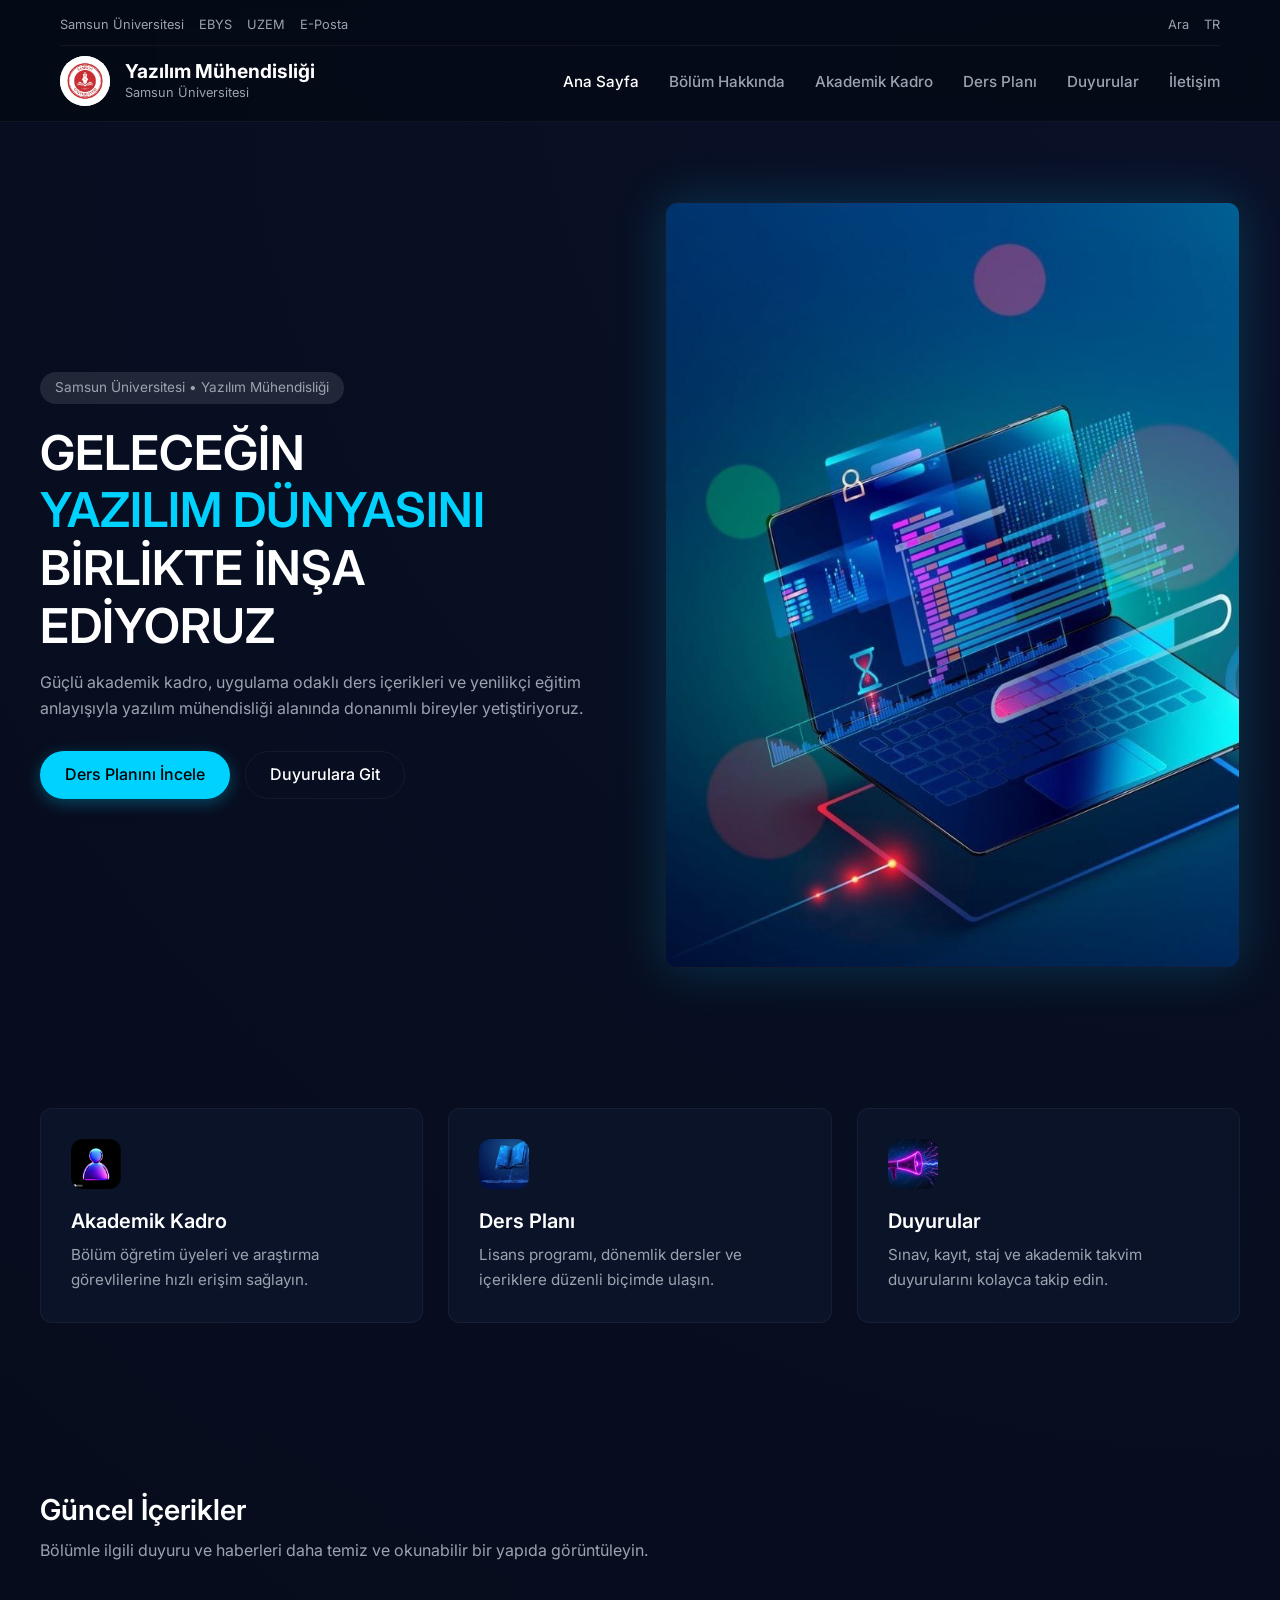
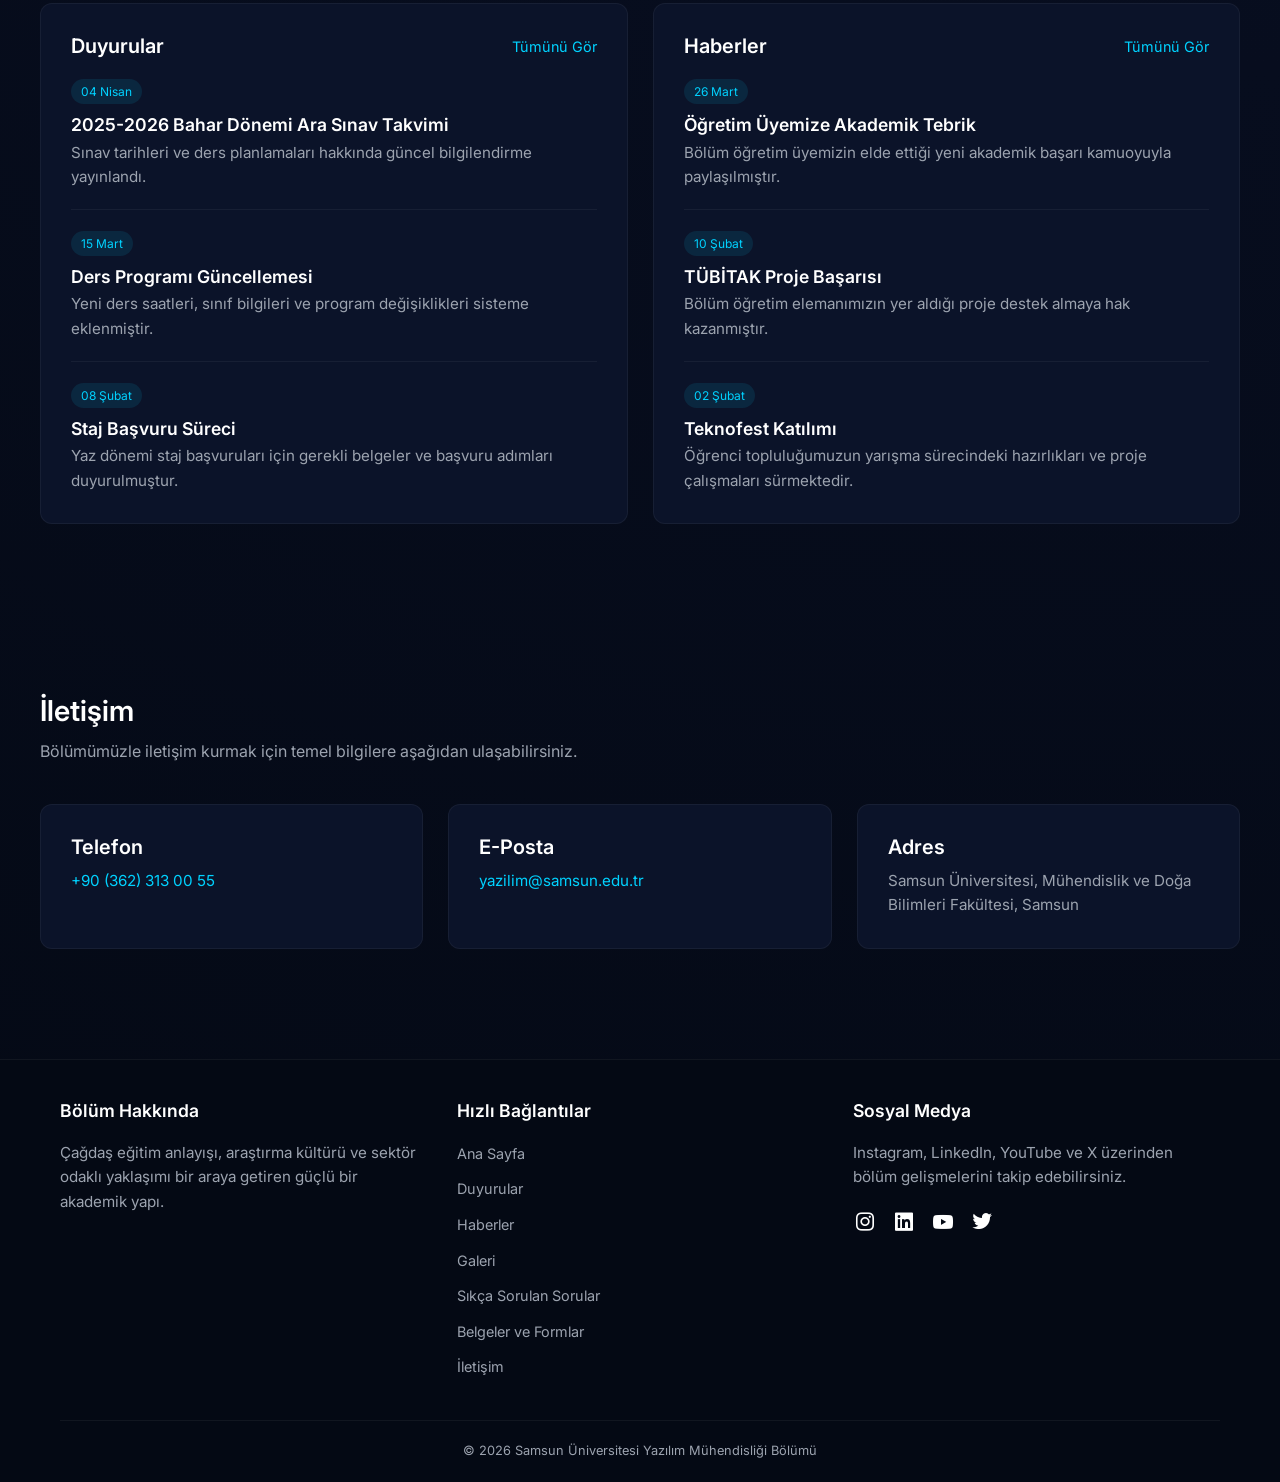
<file: index.html>
<!DOCTYPE html>
<html lang="tr">

<head>
    <meta charset="UTF-8">
    <meta name="viewport" content="width=device-width, initial-scale=1.0">
    <title>Samsun Üniversitesi - Yazılım Mühendisliği</title>
    <link rel="stylesheet" href="css/style.css">
    <!-- Boxicons for icons -->
    <link href='https://unpkg.com/boxicons@2.1.4/css/boxicons.min.css' rel='stylesheet'>
</head>

<body>

    <!-- Header & Navigation -->
    <header>
        <div class="container">
            <div class="top-bar">
                <div class="top-bar-links">
                    <span>Samsun Üniversitesi</span>
                    <span>EBYS</span>
                    <span>UZEM</span>
                    <span>E-Posta</span>
                </div>
                <div class="top-bar-links">
                    <span>Ara</span>
                    <span>TR</span>
                </div>
            </div>
            <nav class="navbar">
                <a href="index.html" class="logo">
                    <div class="logo-img">
                        <img src="images/logo.jpg" alt="Samsun Üniversitesi"
                            style="border-radius: 50%; width: 100%; height: 100%; object-fit: cover;">
                    </div>
                    <div class="logo-text">
                        <span class="logo-title">Yazılım Mühendisliği</span>
                        <span class="logo-subtitle">Samsun Üniversitesi</span>
                    </div>
                </a>
                <ul class="nav-links">
                    <li><a href="index.html" class="active">Ana Sayfa</a></li>
                    <li><a href="about.html">Bölüm Hakkında</a></li>
                    <li><a href="staff.html">Akademik Kadro</a></li>
                    <li><a href="courses.html">Ders Planı</a></li>
                    <li><a href="duyurular.html">Duyurular</a></li>
                    <li><a href="iletisim.html">İletişim</a></li>
                </ul>
            </nav>
        </div>
    </header>

    <!-- Hero Section -->
    <section class="hero container">
        <div class="hero-content">
            <span class="hero-tag">Samsun Üniversitesi • Yazılım Mühendisliği</span>
            <h1>GELECEĞİN<br><span class="text-accent">YAZILIM DÜNYASINI</span><br>BİRLİKTE İNŞA<br>EDİYORUZ</h1>
            <p>Güçlü akademik kadro, uygulama odaklı ders içerikleri ve yenilikçi eğitim anlayışıyla yazılım
                mühendisliği alanında donanımlı bireyler yetiştiriyoruz.</p>
            <div class="hero-actions">
                <a href="courses.html" class="btn btn-primary">Ders Planını İncele</a>
                <a href="duyurular.html" class="btn btn-outline">Duyurulara Git</a>
            </div>
        </div>
        <div class="hero-image">
            <img src="images/hero.jpg" alt="Geleceğin Yazılım Dünyası"
                style="width: 100%; border-radius: var(--border-radius); box-shadow: 0 0 50px rgba(0,210,255,0.2);">
        </div>
    </section>

    <!-- Quick Links -->
    <section class="section container">
        <div class="card-grid">
            <a href="staff.html" class="card">
                <div class="card-icon" style="background: transparent;">
                    <img src="images/user.jpg" alt="Akademik Kadro" style="width: 100%; height: 100%; object-fit: cover; border-radius: 12px;">
                </div>
                <h3 class="card-title">Akademik Kadro</h3>
                <p class="card-text">Bölüm öğretim üyeleri ve araştırma görevlilerine hızlı erişim sağlayın.</p>
            </a>
            <a href="courses.html" class="card">
                <div class="card-icon" style="background: transparent;">
                    <img src="images/book.jpg" alt="Ders Planı" style="width: 100%; height: 100%; object-fit: cover; border-radius: 12px;">
                </div>
                <h3 class="card-title">Ders Planı</h3>
                <p class="card-text">Lisans programı, dönemlik dersler ve içeriklere düzenli biçimde ulaşın.</p>
            </a>
            <a href="duyurular.html" class="card">
                <div class="card-icon" style="background: transparent;">
                    <img src="images/megaphonejpg.jpg" alt="Duyurular" style="width: 100%; height: 100%; object-fit: cover; border-radius: 12px;">
                </div>
                <h3 class="card-title">Duyurular</h3>
                <p class="card-text">Sınav, kayıt, staj ve akademik takvim duyurularını kolayca takip edin.</p>
            </a>
        </div>
    </section>

    <!-- Güncel İçerikler -->
    <section class="section container">
        <div class="section-header">
            <h2 class="section-title">Güncel İçerikler</h2>
            <p class="section-subtitle">Bölümle ilgili duyuru ve haberleri daha temiz ve okunabilir bir yapıda
                görüntüleyin.</p>
        </div>

        <div class="card-grid" style="grid-template-columns: 1fr 1fr;">
            <!-- Duyurular -->
            <div class="card">
                <div class="flex-between" style="margin-bottom: 20px;">
                    <h3 class="card-title" style="margin-bottom: 0;">Duyurular</h3>
                    <a href="duyurular.html" class="text-accent" style="font-size: 0.9rem;">Tümünü Gör</a>
                </div>
                <div class="list-group">
                    <div class="list-item">
                        <span class="list-date">04 Nisan</span>
                        <h4 class="list-title">2025-2026 Bahar Dönemi Ara Sınav Takvimi</h4>
                        <p class="card-text">Sınav tarihleri ve ders planlamaları hakkında güncel bilgilendirme
                            yayınlandı.</p>
                    </div>
                    <div class="list-item">
                        <span class="list-date">15 Mart</span>
                        <h4 class="list-title">Ders Programı Güncellemesi</h4>
                        <p class="card-text">Yeni ders saatleri, sınıf bilgileri ve program değişiklikleri sisteme
                            eklenmiştir.</p>
                    </div>
                    <div class="list-item">
                        <span class="list-date">08 Şubat</span>
                        <h4 class="list-title">Staj Başvuru Süreci</h4>
                        <p class="card-text">Yaz dönemi staj başvuruları için gerekli belgeler ve başvuru adımları
                            duyurulmuştur.</p>
                    </div>
                </div>
            </div>

            <!-- Haberler -->
            <div class="card">
                <div class="flex-between" style="margin-bottom: 20px;">
                    <h3 class="card-title" style="margin-bottom: 0;">Haberler</h3>
                    <a href="haberler.html" class="text-accent" style="font-size: 0.9rem;">Tümünü Gör</a>
                </div>
                <div class="list-group">
                    <div class="list-item">
                        <span class="list-date">26 Mart</span>
                        <h4 class="list-title">Öğretim Üyemize Akademik Tebrik</h4>
                        <p class="card-text">Bölüm öğretim üyemizin elde ettiği yeni akademik başarı kamuoyuyla
                            paylaşılmıştır.</p>
                    </div>
                    <div class="list-item">
                        <span class="list-date">10 Şubat</span>
                        <h4 class="list-title">TÜBİTAK Proje Başarısı</h4>
                        <p class="card-text">Bölüm öğretim elemanımızın yer aldığı proje destek almaya hak kazanmıştır.
                        </p>
                    </div>
                    <div class="list-item">
                        <span class="list-date">02 Şubat</span>
                        <h4 class="list-title">Teknofest Katılımı</h4>
                        <p class="card-text">Öğrenci topluluğumuzun yarışma sürecindeki hazırlıkları ve proje
                            çalışmaları sürmektedir.</p>
                    </div>
                </div>
            </div>
        </div>
    </section>

    <!-- İletişim (Before Footer) -->
    <section id="iletisim" class="section container">
        <div class="section-header">
            <h2 class="section-title">İletişim</h2>
            <p class="section-subtitle">Bölümümüzle iletişim kurmak için temel bilgilere aşağıdan ulaşabilirsiniz.</p>
        </div>
        <div class="card-grid">
            <div class="card">
                <h3 class="card-title">Telefon</h3>
                <p class="card-text text-accent">+90 (362) 313 00 55</p>
            </div>
            <div class="card">
                <h3 class="card-title">E-Posta</h3>
                <p class="card-text text-accent">yazilim@samsun.edu.tr</p>
            </div>
            <div class="card">
                <h3 class="card-title">Adres</h3>
                <p class="card-text">Samsun Üniversitesi, Mühendislik ve Doğa Bilimleri Fakültesi, Samsun</p>
            </div>
        </div>
    </section>

    <!-- Footer -->
    <footer>
        <div class="container">
            <div class="footer-grid">
                <div class="footer-col">
                    <h4>Bölüm Hakkında</h4>
                    <p class="card-text">Çağdaş eğitim anlayışı, araştırma kültürü ve sektör odaklı yaklaşımı bir araya
                        getiren güçlü bir akademik yapı.</p>
                </div>
                <div class="footer-col">
                    <h4>Hızlı Bağlantılar</h4>
                    <ul class="footer-links">
                        <li><a href="index.html">Ana Sayfa</a></li>
                        <li><a href="duyurular.html">Duyurular</a></li>
                        <li><a href="haberler.html">Haberler</a></li>
                        <li><a href="galeri.html">Galeri</a></li>
                        <li><a href="sss.html">Sıkça Sorulan Sorular</a></li>
                        <li><a href="belgeler.html">Belgeler ve Formlar</a></li>
                        <li><a href="iletisim.html">İletişim</a></li>
                    </ul>
                </div>
                <div class="footer-col">
                    <h4>Sosyal Medya</h4>
                    <p class="card-text" style="margin-bottom: 15px;">Instagram, LinkedIn, YouTube ve X üzerinden bölüm
                        gelişmelerini takip edebilirsiniz.</p>
                    <div style="display: flex; gap: 15px;">
                        <a href="#" style="font-size: 1.5rem;"><i class='bx bxl-instagram'></i></a>
                        <a href="#" style="font-size: 1.5rem;"><i class='bx bxl-linkedin-square'></i></a>
                        <a href="#" style="font-size: 1.5rem;"><i class='bx bxl-youtube'></i></a>
                        <a href="#" style="font-size: 1.5rem;"><i class='bx bxl-twitter'></i></a>
                    </div>
                </div>
            </div>
            <div class="footer-bottom">
                &copy; 2026 Samsun Üniversitesi Yazılım Mühendisliği Bölümü
            </div>
        </div>
    </footer>

</body>

</html>
</file>
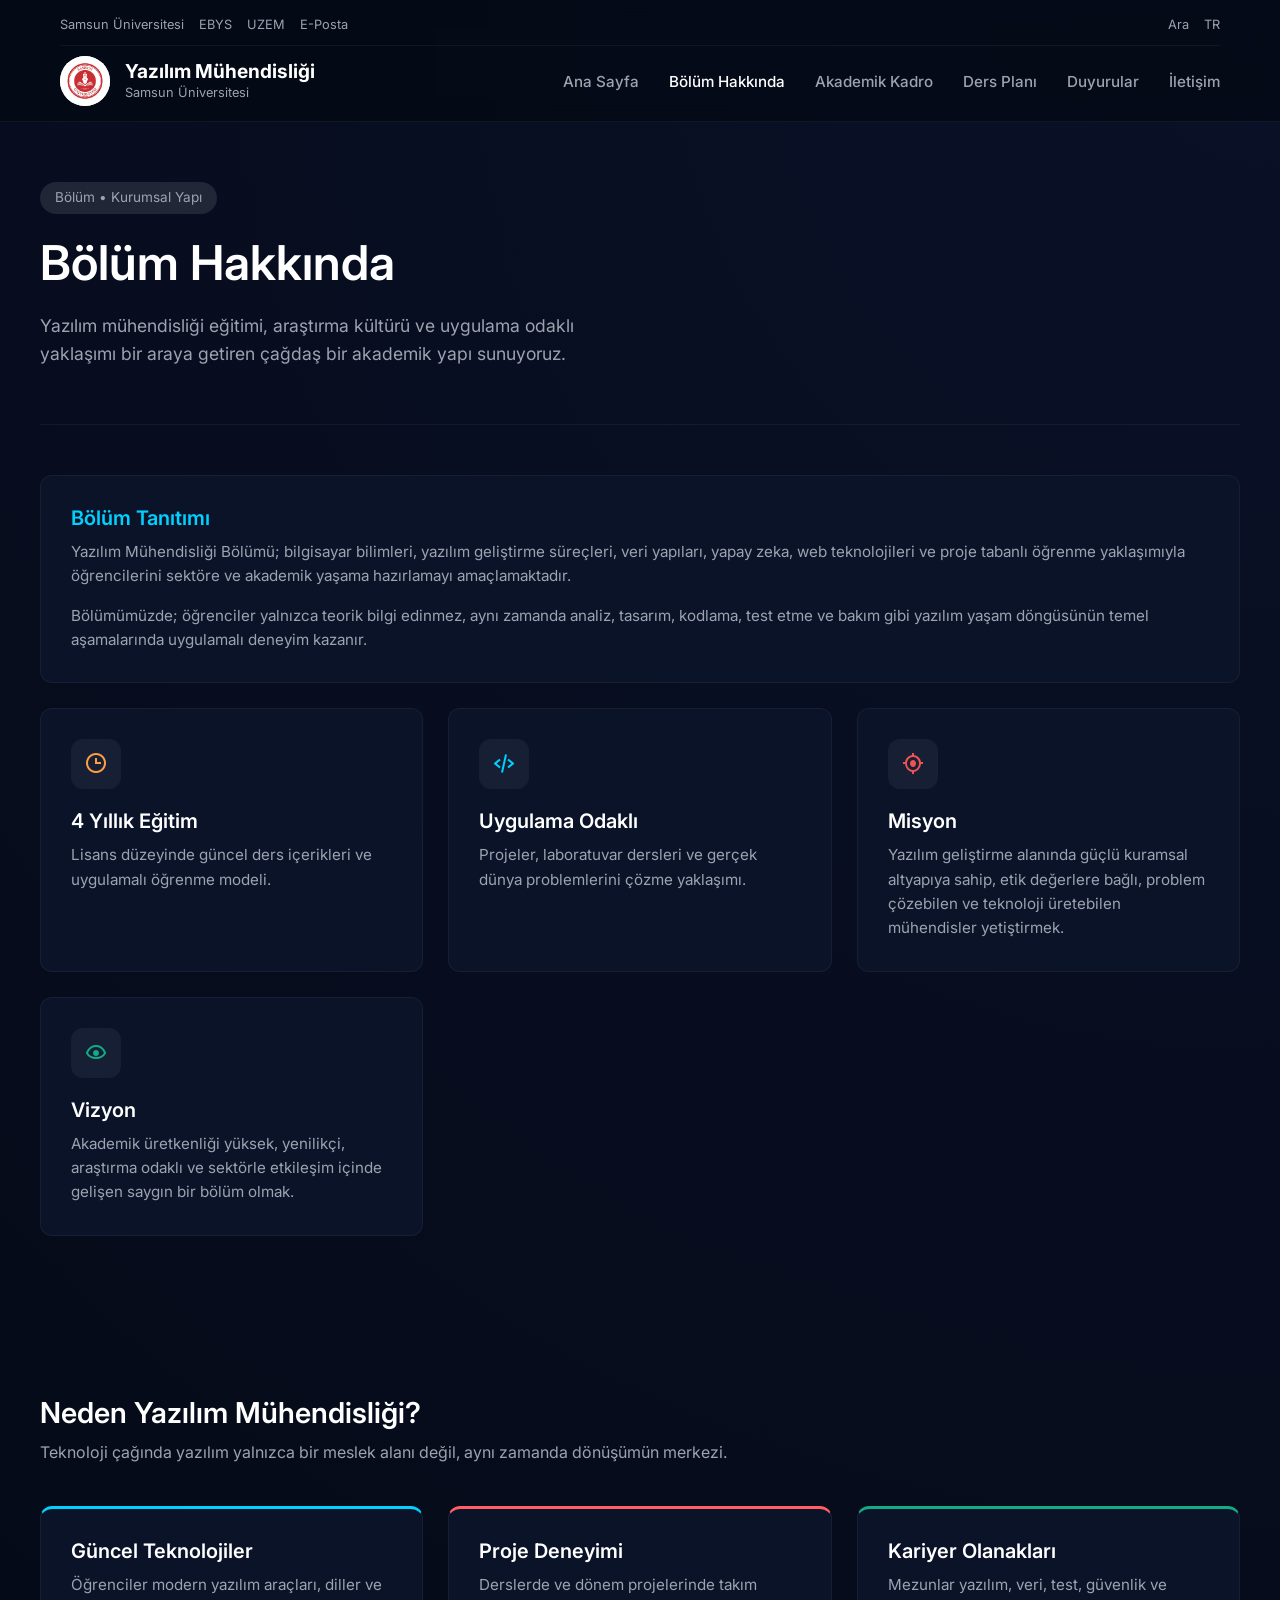
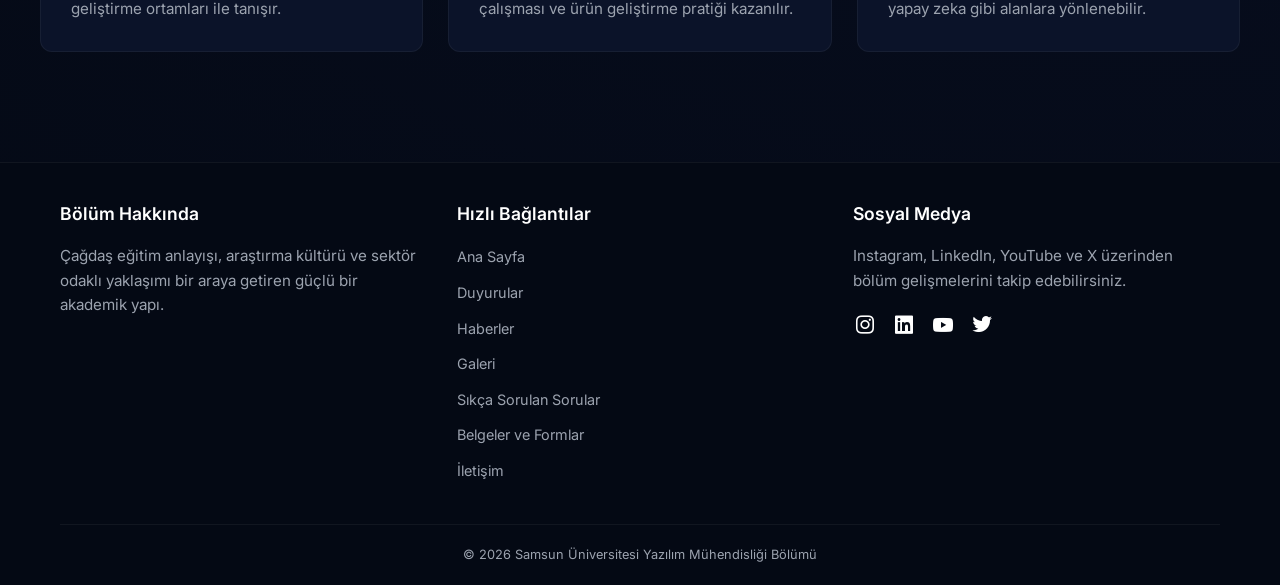
<file: about.html>
<!DOCTYPE html>
<html lang="tr">

<head>
    <meta charset="UTF-8">
    <meta name="viewport" content="width=device-width, initial-scale=1.0">
    <title>Bölüm Hakkında - Samsun Üniversitesi</title>
    <link rel="stylesheet" href="css/style.css">
    <link href='https://unpkg.com/boxicons@2.1.4/css/boxicons.min.css' rel='stylesheet'>
</head>

<body>

    <!-- Header & Navigation -->
    <header>
        <div class="container">
            <div class="top-bar">
                <div class="top-bar-links">
                    <span>Samsun Üniversitesi</span>
                    <span>EBYS</span>
                    <span>UZEM</span>
                    <span>E-Posta</span>
                </div>
                <div class="top-bar-links">
                    <span>Ara</span>
                    <span>TR</span>
                </div>
            </div>
            <nav class="navbar">
                <a href="index.html" class="logo">
                    <div class="logo-img">
                        <img src="images/logo.jpg" alt="Samsun Üniversitesi"
                            style="border-radius: 50%; width: 100%; height: 100%; object-fit: cover;">
                    </div>
                    <div class="logo-text">
                        <span class="logo-title">Yazılım Mühendisliği</span>
                        <span class="logo-subtitle">Samsun Üniversitesi</span>
                    </div>
                </a>
                <ul class="nav-links">
                    <li><a href="index.html">Ana Sayfa</a></li>
                    <li><a href="about.html" class="active">Bölüm Hakkında</a></li>
                    <li><a href="staff.html">Akademik Kadro</a></li>
                    <li><a href="courses.html">Ders Planı</a></li>
                    <li><a href="duyurular.html">Duyurular</a></li>
                    <li><a href="iletisim.html">İletişim</a></li>
                </ul>
            </nav>
        </div>
    </header>

    <!-- Page Header -->
    <section class="page-header container">
        <span class="hero-tag">Bölüm • Kurumsal Yapı</span>
        <h1 style="margin-bottom: 20px;">Bölüm Hakkında</h1>
        <p style="max-width: 600px; font-size: 1.1rem;">Yazılım mühendisliği eğitimi, araştırma kültürü ve uygulama
            odaklı yaklaşımı bir araya getiren çağdaş bir akademik yapı sunuyoruz.</p>
    </section>

    <!-- About Content -->
    <section class="section container" style="padding-top: 0;">
        <div
            style="display: grid; grid-template-columns: repeat(auto-fit, minmax(350px, 1fr)); gap: 25px; margin-bottom: 40px;">
            <!-- Bölüm Tanıtımı (Geniş alan kaplayacak şekilde) -->
            <div class="card" style="grid-column: 1 / -1;">
                <h3 class="card-title text-accent">Bölüm Tanıtımı</h3>
                <p class="card-text" style="margin-bottom: 15px;">Yazılım Mühendisliği Bölümü; bilgisayar bilimleri,
                    yazılım geliştirme süreçleri, veri yapıları, yapay zeka, web teknolojileri ve proje tabanlı öğrenme
                    yaklaşımıyla öğrencilerini sektöre ve akademik yaşama hazırlamayı amaçlamaktadır.</p>
                <p class="card-text">Bölümümüzde; öğrenciler yalnızca teorik bilgi edinmez, aynı zamanda analiz,
                    tasarım, kodlama, test etme ve bakım gibi yazılım yaşam döngüsünün temel aşamalarında uygulamalı
                    deneyim kazanır.</p>
            </div>

            <!-- 4 Yıllık Eğitim -->
            <div class="card">
                <div class="card-icon"><i class='bx bx-time' style="color: #ff9f43;"></i></div>
                <h3 class="card-title">4 Yıllık Eğitim</h3>
                <p class="card-text">Lisans düzeyinde güncel ders içerikleri ve uygulamalı öğrenme modeli.</p>
            </div>

            <!-- Uygulama Odaklı -->
            <div class="card">
                <div class="card-icon"><i class='bx bx-code-alt' style="color: #00d2ff;"></i></div>
                <h3 class="card-title">Uygulama Odaklı</h3>
                <p class="card-text">Projeler, laboratuvar dersleri ve gerçek dünya problemlerini çözme yaklaşımı.</p>
            </div>

            <!-- Misyon -->
            <div class="card">
                <div class="card-icon"><i class='bx bx-target-lock' style="color: #ee5253;"></i></div>
                <h3 class="card-title">Misyon</h3>
                <p class="card-text">Yazılım geliştirme alanında güçlü kuramsal altyapıya sahip, etik değerlere bağlı,
                    problem çözebilen ve teknoloji üretebilen mühendisler yetiştirmek.</p>
            </div>

            <!-- Vizyon -->
            <div class="card">
                <div class="card-icon"><i class='bx bx-show' style="color: #10ac84;"></i></div>
                <h3 class="card-title">Vizyon</h3>
                <p class="card-text">Akademik üretkenliği yüksek, yenilikçi, araştırma odaklı ve sektörle etkileşim
                    içinde gelişen saygın bir bölüm olmak.</p>
            </div>
        </div>
    </section>

    <!-- Neden Yazılım Mühendisliği? -->
    <section class="section container">
        <div class="section-header">
            <h2 class="section-title">Neden Yazılım Mühendisliği?</h2>
            <p class="section-subtitle">Teknoloji çağında yazılım yalnızca bir meslek alanı değil, aynı zamanda
                dönüşümün merkezi.</p>
        </div>
        <div class="card-grid">
            <div class="card" style="border-top: 3px solid #00d2ff;">
                <h3 class="card-title">Güncel Teknolojiler</h3>
                <p class="card-text">Öğrenciler modern yazılım araçları, diller ve geliştirme ortamları ile tanışır.</p>
            </div>
            <div class="card" style="border-top: 3px solid #ff5e62;">
                <h3 class="card-title">Proje Deneyimi</h3>
                <p class="card-text">Derslerde ve dönem projelerinde takım çalışması ve ürün geliştirme pratiği
                    kazanılır.</p>
            </div>
            <div class="card" style="border-top: 3px solid #10ac84;">
                <h3 class="card-title">Kariyer Olanakları</h3>
                <p class="card-text">Mezunlar yazılım, veri, test, güvenlik ve yapay zeka gibi alanlara yönlenebilir.
                </p>
            </div>
        </div>
    </section>

    <!-- Footer -->
    <footer>
        <div class="container">
            <div class="footer-grid">
                <div class="footer-col">
                    <h4>Bölüm Hakkında</h4>
                    <p class="card-text">Çağdaş eğitim anlayışı, araştırma kültürü ve sektör odaklı yaklaşımı bir araya
                        getiren güçlü bir akademik yapı.</p>
                </div>
                <div class="footer-col">
                    <h4>Hızlı Bağlantılar</h4>
                    <ul class="footer-links">
                        <li><a href="index.html">Ana Sayfa</a></li>
                        <li><a href="duyurular.html">Duyurular</a></li>
                        <li><a href="haberler.html">Haberler</a></li>
                        <li><a href="galeri.html">Galeri</a></li>
                        <li><a href="sss.html">Sıkça Sorulan Sorular</a></li>
                        <li><a href="belgeler.html">Belgeler ve Formlar</a></li>
                        <li><a href="iletisim.html">İletişim</a></li>
                    </ul>
                </div>
                <div class="footer-col">
                    <h4>Sosyal Medya</h4>
                    <p class="card-text" style="margin-bottom: 15px;">Instagram, LinkedIn, YouTube ve X üzerinden bölüm
                        gelişmelerini takip edebilirsiniz.</p>
                    <div style="display: flex; gap: 15px;">
                        <a href="#" style="font-size: 1.5rem;"><i class='bx bxl-instagram'></i></a>
                        <a href="#" style="font-size: 1.5rem;"><i class='bx bxl-linkedin-square'></i></a>
                        <a href="#" style="font-size: 1.5rem;"><i class='bx bxl-youtube'></i></a>
                        <a href="#" style="font-size: 1.5rem;"><i class='bx bxl-twitter'></i></a>
                    </div>
                </div>
            </div>
            <div class="footer-bottom">
                &copy; 2026 Samsun Üniversitesi Yazılım Mühendisliği Bölümü
            </div>
        </div>
    </footer>

</body>

</html>
</file>
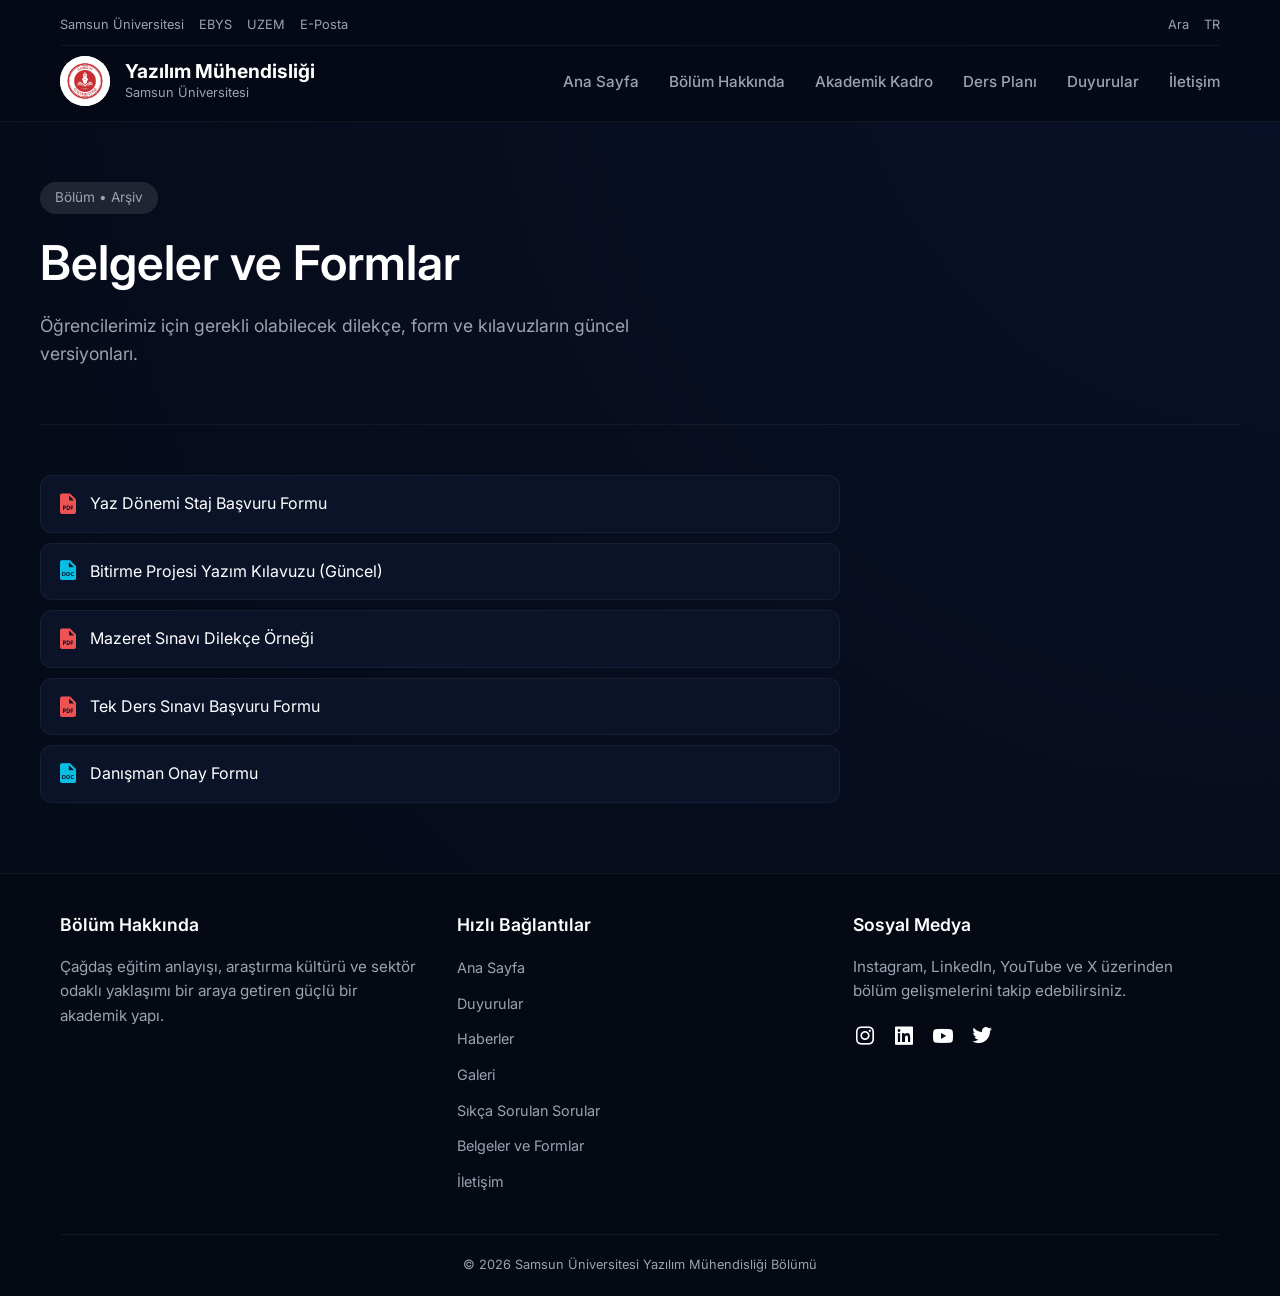
<file: belgeler.html>
<!DOCTYPE html>
<html lang="tr">

<head>
    <meta charset="UTF-8">
    <meta name="viewport" content="width=device-width, initial-scale=1.0">
    <title>Belgeler ve Formlar - Samsun Üniversitesi</title>
    <link rel="stylesheet" href="css/style.css">
    <link href='https://unpkg.com/boxicons@2.1.4/css/boxicons.min.css' rel='stylesheet'>
    <style>
        .doc-link {
            display: flex;
            align-items: center;
            gap: 10px;
            padding: 15px;
            background-color: var(--card-bg);
            border: 1px solid var(--card-border);
            border-radius: var(--border-radius);
            margin-bottom: 10px;
            color: var(--text-primary);
            transition: var(--transition);
        }

        .doc-link:hover {
            background-color: rgba(255, 255, 255, 0.05);
            border-color: var(--accent-color);
            transform: translateX(5px);
        }
    </style>
</head>

<body>

    <!-- Header & Navigation -->
    <header>
        <div class="container">
            <div class="top-bar">
                <div class="top-bar-links">
                    <span>Samsun Üniversitesi</span>
                    <span>EBYS</span>
                    <span>UZEM</span>
                    <span>E-Posta</span>
                </div>
                <div class="top-bar-links">
                    <span>Ara</span>
                    <span>TR</span>
                </div>
            </div>
            <nav class="navbar">
                <a href="index.html" class="logo">
                    <div class="logo-img">
                        <img src="images/logo.jpg" alt="Samsun Üniversitesi"
                            style="border-radius: 50%; width: 100%; height: 100%; object-fit: cover;">
                    </div>
                    <div class="logo-text">
                        <span class="logo-title">Yazılım Mühendisliği</span>
                        <span class="logo-subtitle">Samsun Üniversitesi</span>
                    </div>
                </a>
                <ul class="nav-links">
                    <li><a href="index.html">Ana Sayfa</a></li>
                    <li><a href="about.html">Bölüm Hakkında</a></li>
                    <li><a href="staff.html">Akademik Kadro</a></li>
                    <li><a href="courses.html">Ders Planı</a></li>
                    <li><a href="duyurular.html">Duyurular</a></li>
                    <li><a href="iletisim.html">İletişim</a></li>
                </ul>
            </nav>
        </div>
    </header>

    <!-- Page Header -->
    <section class="page-header container">
        <span class="hero-tag">Bölüm • Arşiv</span>
        <h1 style="margin-bottom: 20px;">Belgeler ve Formlar</h1>
        <p style="max-width: 600px; font-size: 1.1rem;">Öğrencilerimiz için gerekli olabilecek dilekçe, form ve
            kılavuzların güncel versiyonları.</p>
    </section>

    <!-- Belgeler Section -->
    <section class="section container" style="padding-top: 0;">
        <div class="docs-list" style="max-width: 800px;">
            <a href="#" class="doc-link">
                <i class='bx bxs-file-pdf' style="color: #ee5253; font-size: 1.5rem;"></i>
                Yaz Dönemi Staj Başvuru Formu
            </a>
            <a href="#" class="doc-link">
                <i class='bx bxs-file-doc' style="color: #0abde3; font-size: 1.5rem;"></i>
                Bitirme Projesi Yazım Kılavuzu (Güncel)
            </a>
            <a href="#" class="doc-link">
                <i class='bx bxs-file-pdf' style="color: #ee5253; font-size: 1.5rem;"></i>
                Mazeret Sınavı Dilekçe Örneği
            </a>
            <a href="#" class="doc-link">
                <i class='bx bxs-file-pdf' style="color: #ee5253; font-size: 1.5rem;"></i>
                Tek Ders Sınavı Başvuru Formu
            </a>
            <a href="#" class="doc-link">
                <i class='bx bxs-file-doc' style="color: #0abde3; font-size: 1.5rem;"></i>
                Danışman Onay Formu
            </a>
        </div>
    </section>

    <!-- Footer -->
    <footer>
        <div class="container">
            <div class="footer-grid">
                <div class="footer-col">
                    <h4>Bölüm Hakkında</h4>
                    <p class="card-text">Çağdaş eğitim anlayışı, araştırma kültürü ve sektör odaklı yaklaşımı bir araya
                        getiren güçlü bir akademik yapı.</p>
                </div>
                <div class="footer-col">
                    <h4>Hızlı Bağlantılar</h4>
                    <ul class="footer-links">
                        <li><a href="index.html">Ana Sayfa</a></li>
                        <li><a href="duyurular.html">Duyurular</a></li>
                        <li><a href="haberler.html">Haberler</a></li>
                        <li><a href="galeri.html">Galeri</a></li>
                        <li><a href="sss.html">Sıkça Sorulan Sorular</a></li>
                        <li><a href="belgeler.html">Belgeler ve Formlar</a></li>
                        <li><a href="iletisim.html">İletişim</a></li>
                    </ul>
                </div>
                <div class="footer-col">
                    <h4>Sosyal Medya</h4>
                    <p class="card-text" style="margin-bottom: 15px;">Instagram, LinkedIn, YouTube ve X üzerinden bölüm
                        gelişmelerini takip edebilirsiniz.</p>
                    <div style="display: flex; gap: 15px;">
                        <a href="#" style="font-size: 1.5rem;"><i class='bx bxl-instagram'></i></a>
                        <a href="#" style="font-size: 1.5rem;"><i class='bx bxl-linkedin-square'></i></a>
                        <a href="#" style="font-size: 1.5rem;"><i class='bx bxl-youtube'></i></a>
                        <a href="#" style="font-size: 1.5rem;"><i class='bx bxl-twitter'></i></a>
                    </div>
                </div>
            </div>
            <div class="footer-bottom">
                &copy; 2026 Samsun Üniversitesi Yazılım Mühendisliği Bölümü
            </div>
        </div>
    </footer>

</body>

</html>
</file>
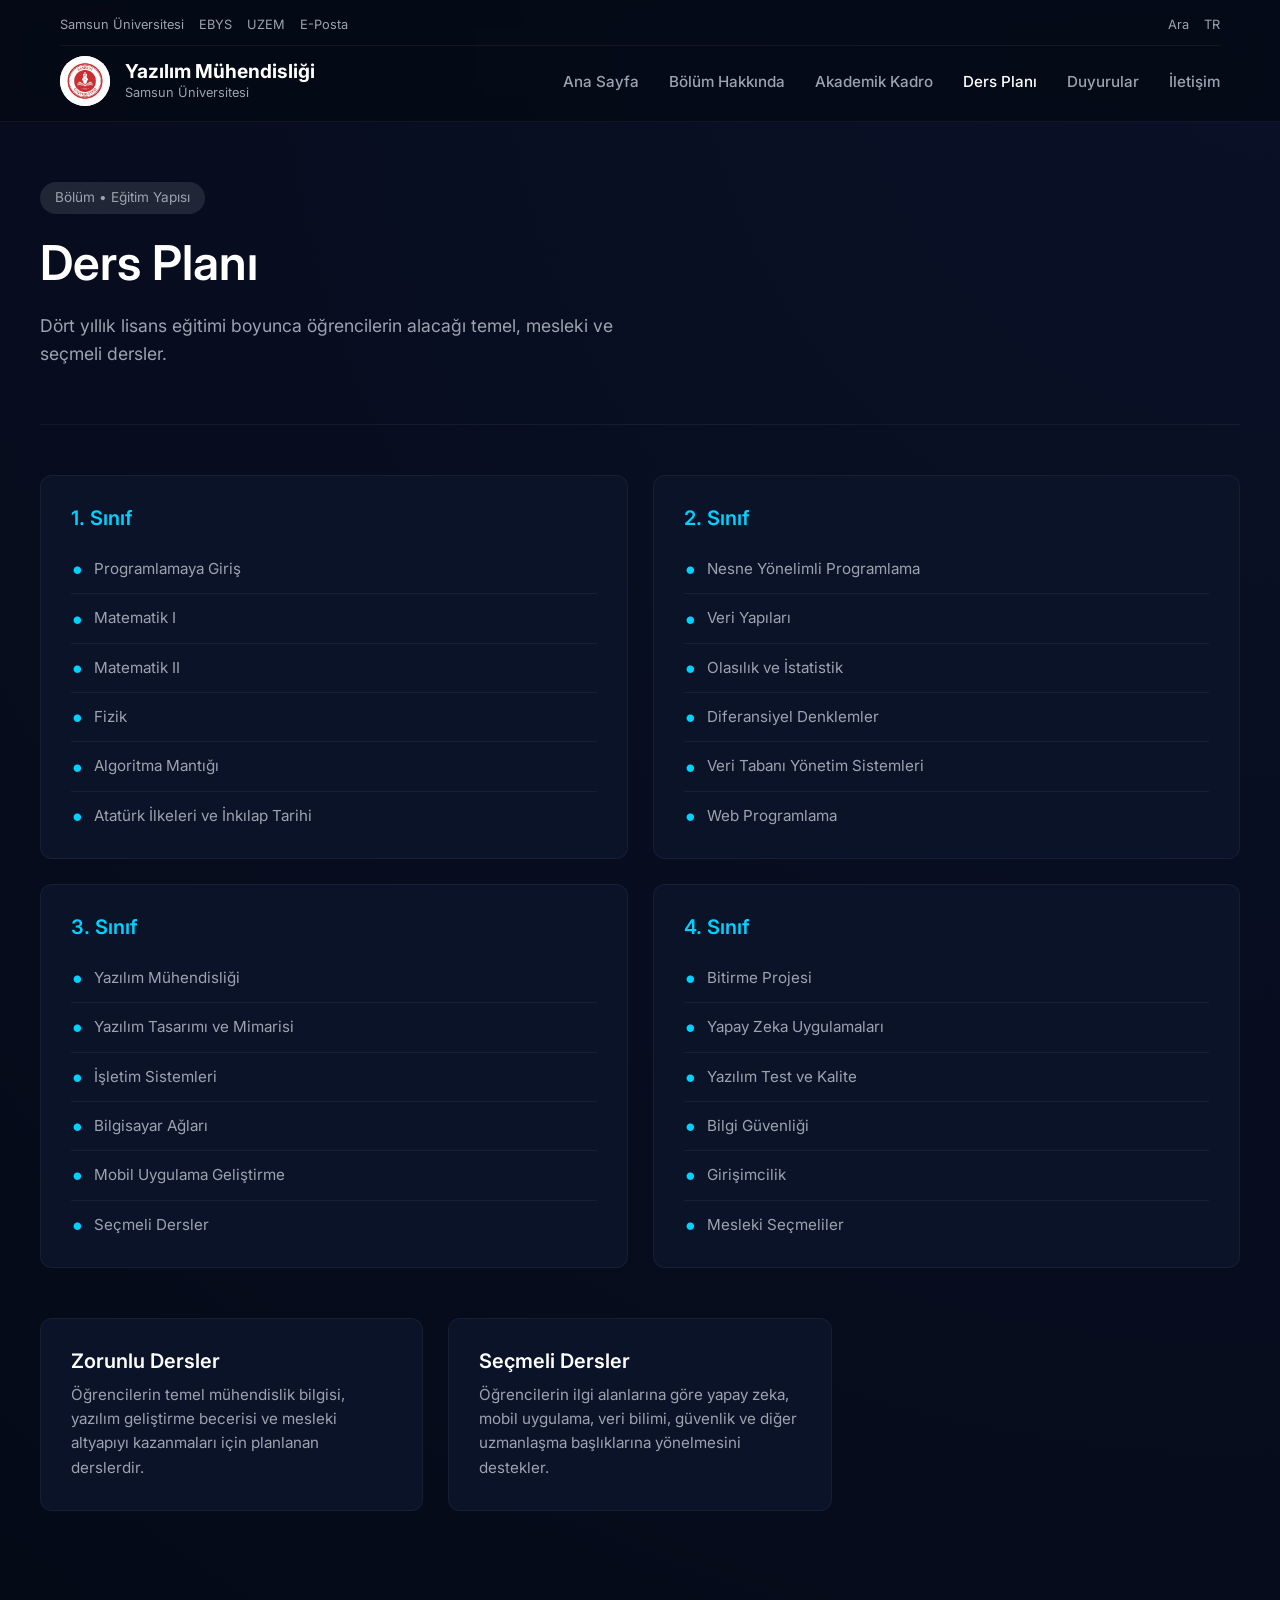
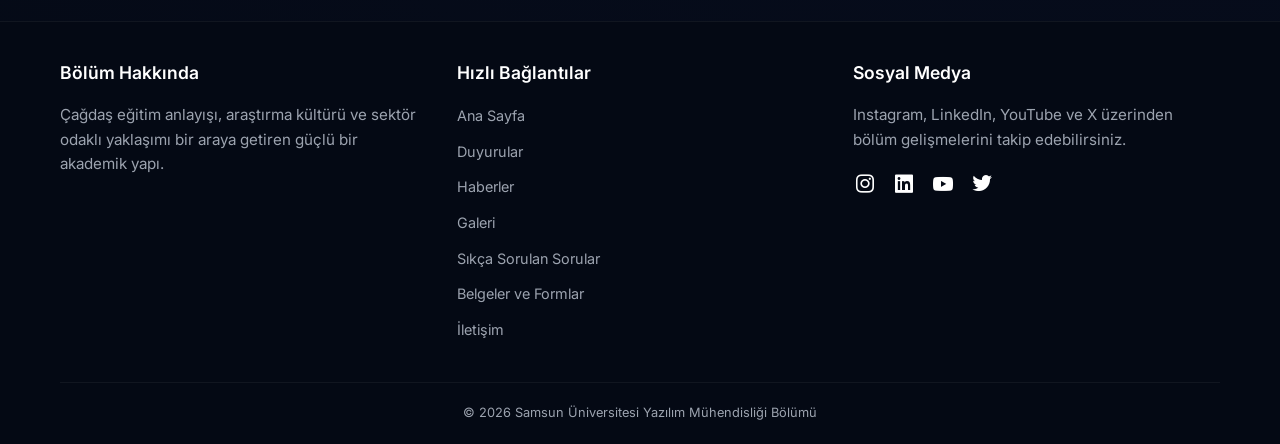
<file: courses.html>
<!DOCTYPE html>
<html lang="tr">

<head>
    <meta charset="UTF-8">
    <meta name="viewport" content="width=device-width, initial-scale=1.0">
    <title>Ders Planı - Samsun Üniversitesi</title>
    <link rel="stylesheet" href="css/style.css">
    <link href='https://unpkg.com/boxicons@2.1.4/css/boxicons.min.css' rel='stylesheet'>
    <style>
        .course-list {
            list-style: none;
            margin-top: 15px;
        }

        .course-list li {
            padding: 12px 0;
            border-bottom: 1px solid var(--card-border);
            color: var(--text-secondary);
            font-size: 0.95rem;
            display: flex;
            align-items: center;
        }

        .course-list li::before {
            content: "•";
            color: var(--accent-color);
            font-size: 1.5rem;
            margin-right: 10px;
            line-height: 1;
        }

        .course-list li:last-child {
            border-bottom: none;
            padding-bottom: 0;
        }
    </style>
</head>

<body>

    <!-- Header & Navigation -->
    <header>
        <div class="container">
            <div class="top-bar">
                <div class="top-bar-links">
                    <span>Samsun Üniversitesi</span>
                    <span>EBYS</span>
                    <span>UZEM</span>
                    <span>E-Posta</span>
                </div>
                <div class="top-bar-links">
                    <span>Ara</span>
                    <span>TR</span>
                </div>
            </div>
            <nav class="navbar">
                <a href="index.html" class="logo">
                    <div class="logo-img">
                        <img src="images/logo.jpg" alt="Samsun Üniversitesi"
                            style="border-radius: 50%; width: 100%; height: 100%; object-fit: cover;">
                    </div>
                    <div class="logo-text">
                        <span class="logo-title">Yazılım Mühendisliği</span>
                        <span class="logo-subtitle">Samsun Üniversitesi</span>
                    </div>
                </a>
                <ul class="nav-links">
                    <li><a href="index.html">Ana Sayfa</a></li>
                    <li><a href="about.html">Bölüm Hakkında</a></li>
                    <li><a href="staff.html">Akademik Kadro</a></li>
                    <li><a href="courses.html" class="active">Ders Planı</a></li>
                    <li><a href="duyurular.html">Duyurular</a></li>
                    <li><a href="iletisim.html">İletişim</a></li>
                </ul>
            </nav>
        </div>
    </header>

    <!-- Page Header -->
    <section class="page-header container">
        <span class="hero-tag">Bölüm • Eğitim Yapısı</span>
        <h1 style="margin-bottom: 20px;">Ders Planı</h1>
        <p style="max-width: 600px; font-size: 1.1rem;">Dört yıllık lisans eğitimi boyunca öğrencilerin alacağı temel,
            mesleki ve seçmeli dersler.</p>
    </section>

    <!-- Courses Grid -->
    <section class="section container" style="padding-top: 0;">
        <div class="card-grid" style="grid-template-columns: repeat(auto-fit, minmax(400px, 1fr));">

            <!-- 1. Sınıf -->
            <div class="card">
                <h3 class="card-title text-accent">1. Sınıf</h3>
                <ul class="course-list">
                    <li>Programlamaya Giriş</li>
                    <li>Matematik I</li>
                    <li>Matematik II</li>
                    <li>Fizik</li>
                    <li>Algoritma Mantığı</li>
                    <li>Atatürk İlkeleri ve İnkılap Tarihi</li>
                </ul>
            </div>

            <!-- 2. Sınıf -->
            <div class="card">
                <h3 class="card-title text-accent">2. Sınıf</h3>
                <ul class="course-list">
                    <li>Nesne Yönelimli Programlama</li>
                    <li>Veri Yapıları</li>
                    <li>Olasılık ve İstatistik</li>
                    <li>Diferansiyel Denklemler</li>
                    <li>Veri Tabanı Yönetim Sistemleri</li>
                    <li>Web Programlama</li>
                </ul>
            </div>

            <!-- 3. Sınıf -->
            <div class="card">
                <h3 class="card-title text-accent">3. Sınıf</h3>
                <ul class="course-list">
                    <li>Yazılım Mühendisliği</li>
                    <li>Yazılım Tasarımı ve Mimarisi</li>
                    <li>İşletim Sistemleri</li>
                    <li>Bilgisayar Ağları</li>
                    <li>Mobil Uygulama Geliştirme</li>
                    <li>Seçmeli Dersler</li>
                </ul>
            </div>

            <!-- 4. Sınıf -->
            <div class="card">
                <h3 class="card-title text-accent">4. Sınıf</h3>
                <ul class="course-list">
                    <li>Bitirme Projesi</li>
                    <li>Yapay Zeka Uygulamaları</li>
                    <li>Yazılım Test ve Kalite</li>
                    <li>Bilgi Güvenliği</li>
                    <li>Girişimcilik</li>
                    <li>Mesleki Seçmeliler</li>
                </ul>
            </div>

        </div>

        <div class="card-grid" style="margin-top: 30px;">
            <!-- Zorunlu Dersler -->
            <div class="card">
                <h3 class="card-title">Zorunlu Dersler</h3>
                <p class="card-text">Öğrencilerin temel mühendislik bilgisi, yazılım geliştirme becerisi ve mesleki
                    altyapıyı kazanmaları için planlanan derslerdir.</p>
            </div>

            <!-- Seçmeli Dersler -->
            <div class="card">
                <h3 class="card-title">Seçmeli Dersler</h3>
                <p class="card-text">Öğrencilerin ilgi alanlarına göre yapay zeka, mobil uygulama, veri bilimi, güvenlik
                    ve diğer uzmanlaşma başlıklarına yönelmesini destekler.</p>
            </div>
        </div>
    </section>

    <!-- Footer -->
    <footer>
        <div class="container">
            <div class="footer-grid">
                <div class="footer-col">
                    <h4>Bölüm Hakkında</h4>
                    <p class="card-text">Çağdaş eğitim anlayışı, araştırma kültürü ve sektör odaklı yaklaşımı bir araya
                        getiren güçlü bir akademik yapı.</p>
                </div>
                <div class="footer-col">
                    <h4>Hızlı Bağlantılar</h4>
                    <ul class="footer-links">
                        <li><a href="index.html">Ana Sayfa</a></li>
                        <li><a href="duyurular.html">Duyurular</a></li>
                        <li><a href="haberler.html">Haberler</a></li>
                        <li><a href="galeri.html">Galeri</a></li>
                        <li><a href="sss.html">Sıkça Sorulan Sorular</a></li>
                        <li><a href="belgeler.html">Belgeler ve Formlar</a></li>
                        <li><a href="iletisim.html">İletişim</a></li>
                    </ul>
                </div>
                <div class="footer-col">
                    <h4>Sosyal Medya</h4>
                    <p class="card-text" style="margin-bottom: 15px;">Instagram, LinkedIn, YouTube ve X üzerinden bölüm
                        gelişmelerini takip edebilirsiniz.</p>
                    <div style="display: flex; gap: 15px;">
                        <a href="#" style="font-size: 1.5rem;"><i class='bx bxl-instagram'></i></a>
                        <a href="#" style="font-size: 1.5rem;"><i class='bx bxl-linkedin-square'></i></a>
                        <a href="#" style="font-size: 1.5rem;"><i class='bx bxl-youtube'></i></a>
                        <a href="#" style="font-size: 1.5rem;"><i class='bx bxl-twitter'></i></a>
                    </div>
                </div>
            </div>
            <div class="footer-bottom">
                &copy; 2026 Samsun Üniversitesi Yazılım Mühendisliği Bölümü
            </div>
        </div>
    </footer>

</body>

</html>
</file>
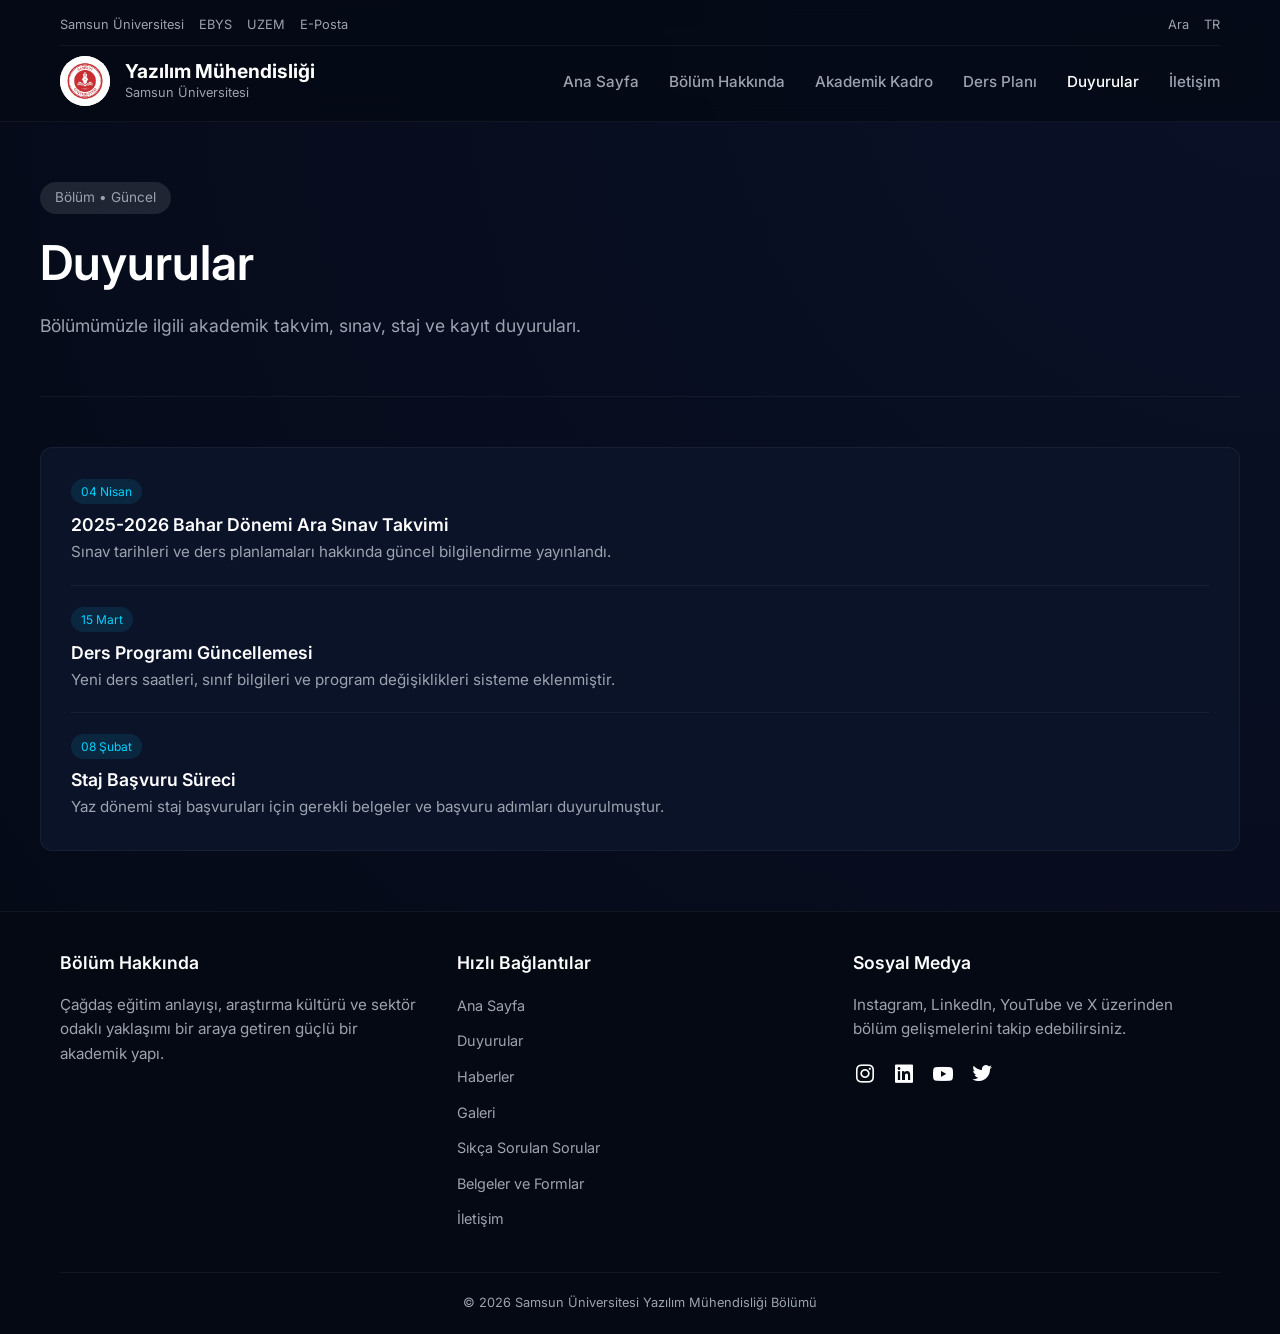
<file: duyurular.html>
<!DOCTYPE html>
<html lang="tr">

<head>
    <meta charset="UTF-8">
    <meta name="viewport" content="width=device-width, initial-scale=1.0">
    <title>Duyurular - Samsun Üniversitesi</title>
    <link rel="stylesheet" href="css/style.css">
    <link href='https://unpkg.com/boxicons@2.1.4/css/boxicons.min.css' rel='stylesheet'>
</head>

<body>

    <!-- Header & Navigation -->
    <header>
        <div class="container">
            <div class="top-bar">
                <div class="top-bar-links">
                    <span>Samsun Üniversitesi</span>
                    <span>EBYS</span>
                    <span>UZEM</span>
                    <span>E-Posta</span>
                </div>
                <div class="top-bar-links">
                    <span>Ara</span>
                    <span>TR</span>
                </div>
            </div>
            <nav class="navbar">
                <a href="index.html" class="logo">
                    <div class="logo-img">
                        <img src="images/logo.jpg" alt="Samsun Üniversitesi"
                            style="border-radius: 50%; width: 100%; height: 100%; object-fit: cover;">
                    </div>
                    <div class="logo-text">
                        <span class="logo-title">Yazılım Mühendisliği</span>
                        <span class="logo-subtitle">Samsun Üniversitesi</span>
                    </div>
                </a>
                <ul class="nav-links">
                    <li><a href="index.html">Ana Sayfa</a></li>
                    <li><a href="about.html">Bölüm Hakkında</a></li>
                    <li><a href="staff.html">Akademik Kadro</a></li>
                    <li><a href="courses.html">Ders Planı</a></li>
                    <li><a href="duyurular.html" class="active">Duyurular</a></li>
                    <li><a href="iletisim.html">İletişim</a></li>
                </ul>
            </nav>
        </div>
    </header>

    <!-- Page Header -->
    <section class="page-header container">
        <span class="hero-tag">Bölüm • Güncel</span>
        <h1 style="margin-bottom: 20px;">Duyurular</h1>
        <p style="max-width: 600px; font-size: 1.1rem;">Bölümümüzle ilgili akademik takvim, sınav, staj ve kayıt
            duyuruları.</p>
    </section>

    <!-- Duyurular Section -->
    <section class="section container" style="padding-top: 0;">
        <div class="card">
            <div class="list-group">
                <div class="list-item">
                    <span class="list-date">04 Nisan</span>
                    <h4 class="list-title">2025-2026 Bahar Dönemi Ara Sınav Takvimi</h4>
                    <p class="card-text">Sınav tarihleri ve ders planlamaları hakkında güncel bilgilendirme yayınlandı.
                    </p>
                </div>
                <div class="list-item">
                    <span class="list-date">15 Mart</span>
                    <h4 class="list-title">Ders Programı Güncellemesi</h4>
                    <p class="card-text">Yeni ders saatleri, sınıf bilgileri ve program değişiklikleri sisteme
                        eklenmiştir.</p>
                </div>
                <div class="list-item">
                    <span class="list-date">08 Şubat</span>
                    <h4 class="list-title">Staj Başvuru Süreci</h4>
                    <p class="card-text">Yaz dönemi staj başvuruları için gerekli belgeler ve başvuru adımları
                        duyurulmuştur.</p>
                </div>
            </div>
        </div>
    </section>

    <!-- Footer -->
    <footer>
        <div class="container">
            <div class="footer-grid">
                <div class="footer-col">
                    <h4>Bölüm Hakkında</h4>
                    <p class="card-text">Çağdaş eğitim anlayışı, araştırma kültürü ve sektör odaklı yaklaşımı bir araya
                        getiren güçlü bir akademik yapı.</p>
                </div>
                <div class="footer-col">
                    <h4>Hızlı Bağlantılar</h4>
                    <ul class="footer-links">
                        <li><a href="index.html">Ana Sayfa</a></li>
                        <li><a href="duyurular.html">Duyurular</a></li>
                        <li><a href="haberler.html">Haberler</a></li>
                        <li><a href="galeri.html">Galeri</a></li>
                        <li><a href="sss.html">Sıkça Sorulan Sorular</a></li>
                        <li><a href="belgeler.html">Belgeler ve Formlar</a></li>
                        <li><a href="iletisim.html">İletişim</a></li>
                    </ul>
                </div>
                <div class="footer-col">
                    <h4>Sosyal Medya</h4>
                    <p class="card-text" style="margin-bottom: 15px;">Instagram, LinkedIn, YouTube ve X üzerinden bölüm
                        gelişmelerini takip edebilirsiniz.</p>
                    <div style="display: flex; gap: 15px;">
                        <a href="#" style="font-size: 1.5rem;"><i class='bx bxl-instagram'></i></a>
                        <a href="#" style="font-size: 1.5rem;"><i class='bx bxl-linkedin-square'></i></a>
                        <a href="#" style="font-size: 1.5rem;"><i class='bx bxl-youtube'></i></a>
                        <a href="#" style="font-size: 1.5rem;"><i class='bx bxl-twitter'></i></a>
                    </div>
                </div>
            </div>
            <div class="footer-bottom">
                &copy; 2026 Samsun Üniversitesi Yazılım Mühendisliği Bölümü
            </div>
        </div>
    </footer>

</body>

</html>
</file>
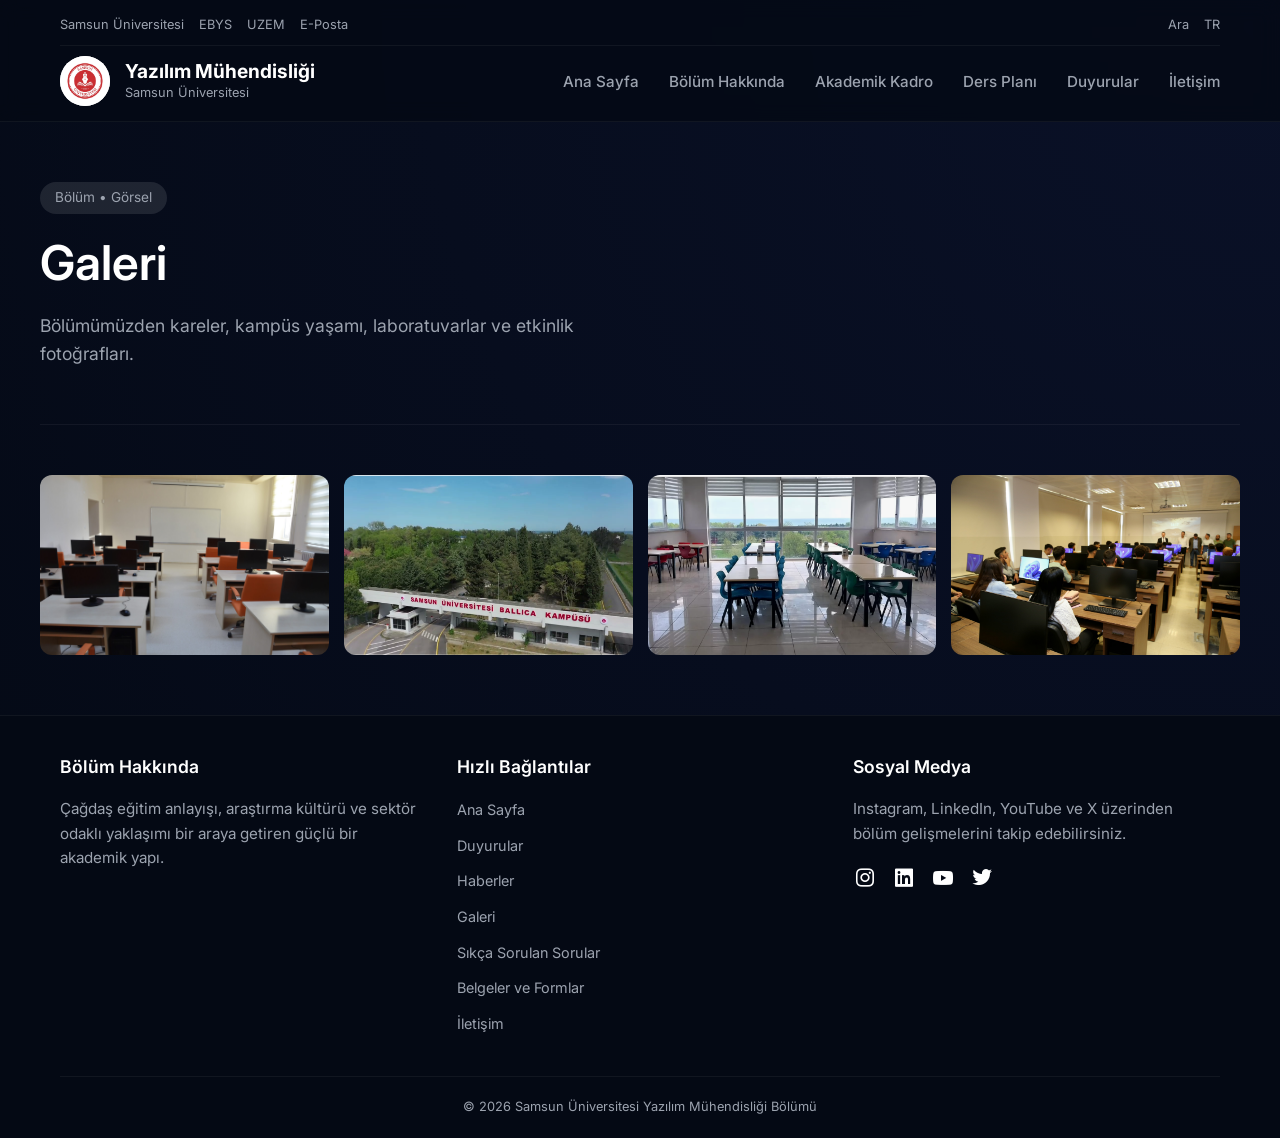
<file: galeri.html>
<!DOCTYPE html>
<html lang="tr">

<head>
    <meta charset="UTF-8">
    <meta name="viewport" content="width=device-width, initial-scale=1.0">
    <title>Galeri - Samsun Üniversitesi</title>
    <link rel="stylesheet" href="css/style.css">
    <link href='https://unpkg.com/boxicons@2.1.4/css/boxicons.min.css' rel='stylesheet'>
    <style>
        .gallery-grid {
            display: grid;
            grid-template-columns: repeat(auto-fill, minmax(250px, 1fr));
            gap: 15px;
        }

        .gallery-img {
            width: 100%;
            height: 180px;
            object-fit: cover;
            border-radius: var(--border-radius);
            transition: var(--transition);
        }

        .gallery-img:hover {
            transform: scale(1.03);
        }
    </style>
</head>

<body>

    <!-- Header & Navigation -->
    <header>
        <div class="container">
            <div class="top-bar">
                <div class="top-bar-links">
                    <span>Samsun Üniversitesi</span>
                    <span>EBYS</span>
                    <span>UZEM</span>
                    <span>E-Posta</span>
                </div>
                <div class="top-bar-links">
                    <span>Ara</span>
                    <span>TR</span>
                </div>
            </div>
            <nav class="navbar">
                <a href="index.html" class="logo">
                    <div class="logo-img">
                        <img src="images/logo.jpg" alt="Samsun Üniversitesi"
                            style="border-radius: 50%; width: 100%; height: 100%; object-fit: cover;">
                    </div>
                    <div class="logo-text">
                        <span class="logo-title">Yazılım Mühendisliği</span>
                        <span class="logo-subtitle">Samsun Üniversitesi</span>
                    </div>
                </a>
                <ul class="nav-links">
                    <li><a href="index.html">Ana Sayfa</a></li>
                    <li><a href="about.html">Bölüm Hakkında</a></li>
                    <li><a href="staff.html">Akademik Kadro</a></li>
                    <li><a href="courses.html">Ders Planı</a></li>
                    <li><a href="duyurular.html">Duyurular</a></li>
                    <li><a href="iletisim.html">İletişim</a></li>
                </ul>
            </nav>
        </div>
    </header>

    <!-- Page Header -->
    <section class="page-header container">
        <span class="hero-tag">Bölüm • Görsel</span>
        <h1 style="margin-bottom: 20px;">Galeri</h1>
        <p style="max-width: 600px; font-size: 1.1rem;">Bölümümüzden kareler, kampüs yaşamı, laboratuvarlar ve etkinlik
            fotoğrafları.</p>
    </section>

    <!-- Galeri Section -->
    <section class="section container" style="padding-top: 0;">
        <div class="gallery-grid">
            <img src="images/lab.jpg" alt="Galeri" class="gallery-img">
            <img src="images/kampus.png" alt="Galeri" class="gallery-img">
            <img src="images/yemekhane.png" alt="Galeri" class="gallery-img">
            <img src="images/sınıf.jpg" alt="Galeri" class="gallery-img">
        </div>
    </section>

    <!-- Footer -->
    <footer>
        <div class="container">
            <div class="footer-grid">
                <div class="footer-col">
                    <h4>Bölüm Hakkında</h4>
                    <p class="card-text">Çağdaş eğitim anlayışı, araştırma kültürü ve sektör odaklı yaklaşımı bir araya
                        getiren güçlü bir akademik yapı.</p>
                </div>
                <div class="footer-col">
                    <h4>Hızlı Bağlantılar</h4>
                    <ul class="footer-links">
                        <li><a href="index.html">Ana Sayfa</a></li>
                        <li><a href="duyurular.html">Duyurular</a></li>
                        <li><a href="haberler.html">Haberler</a></li>
                        <li><a href="galeri.html">Galeri</a></li>
                        <li><a href="sss.html">Sıkça Sorulan Sorular</a></li>
                        <li><a href="belgeler.html">Belgeler ve Formlar</a></li>
                        <li><a href="iletisim.html">İletişim</a></li>
                    </ul>
                </div>
                <div class="footer-col">
                    <h4>Sosyal Medya</h4>
                    <p class="card-text" style="margin-bottom: 15px;">Instagram, LinkedIn, YouTube ve X üzerinden bölüm
                        gelişmelerini takip edebilirsiniz.</p>
                    <div style="display: flex; gap: 15px;">
                        <a href="#" style="font-size: 1.5rem;"><i class='bx bxl-instagram'></i></a>
                        <a href="#" style="font-size: 1.5rem;"><i class='bx bxl-linkedin-square'></i></a>
                        <a href="#" style="font-size: 1.5rem;"><i class='bx bxl-youtube'></i></a>
                        <a href="#" style="font-size: 1.5rem;"><i class='bx bxl-twitter'></i></a>
                    </div>
                </div>
            </div>
            <div class="footer-bottom">
                &copy; 2026 Samsun Üniversitesi Yazılım Mühendisliği Bölümü
            </div>
        </div>
    </footer>

</body>

</html>
</file>
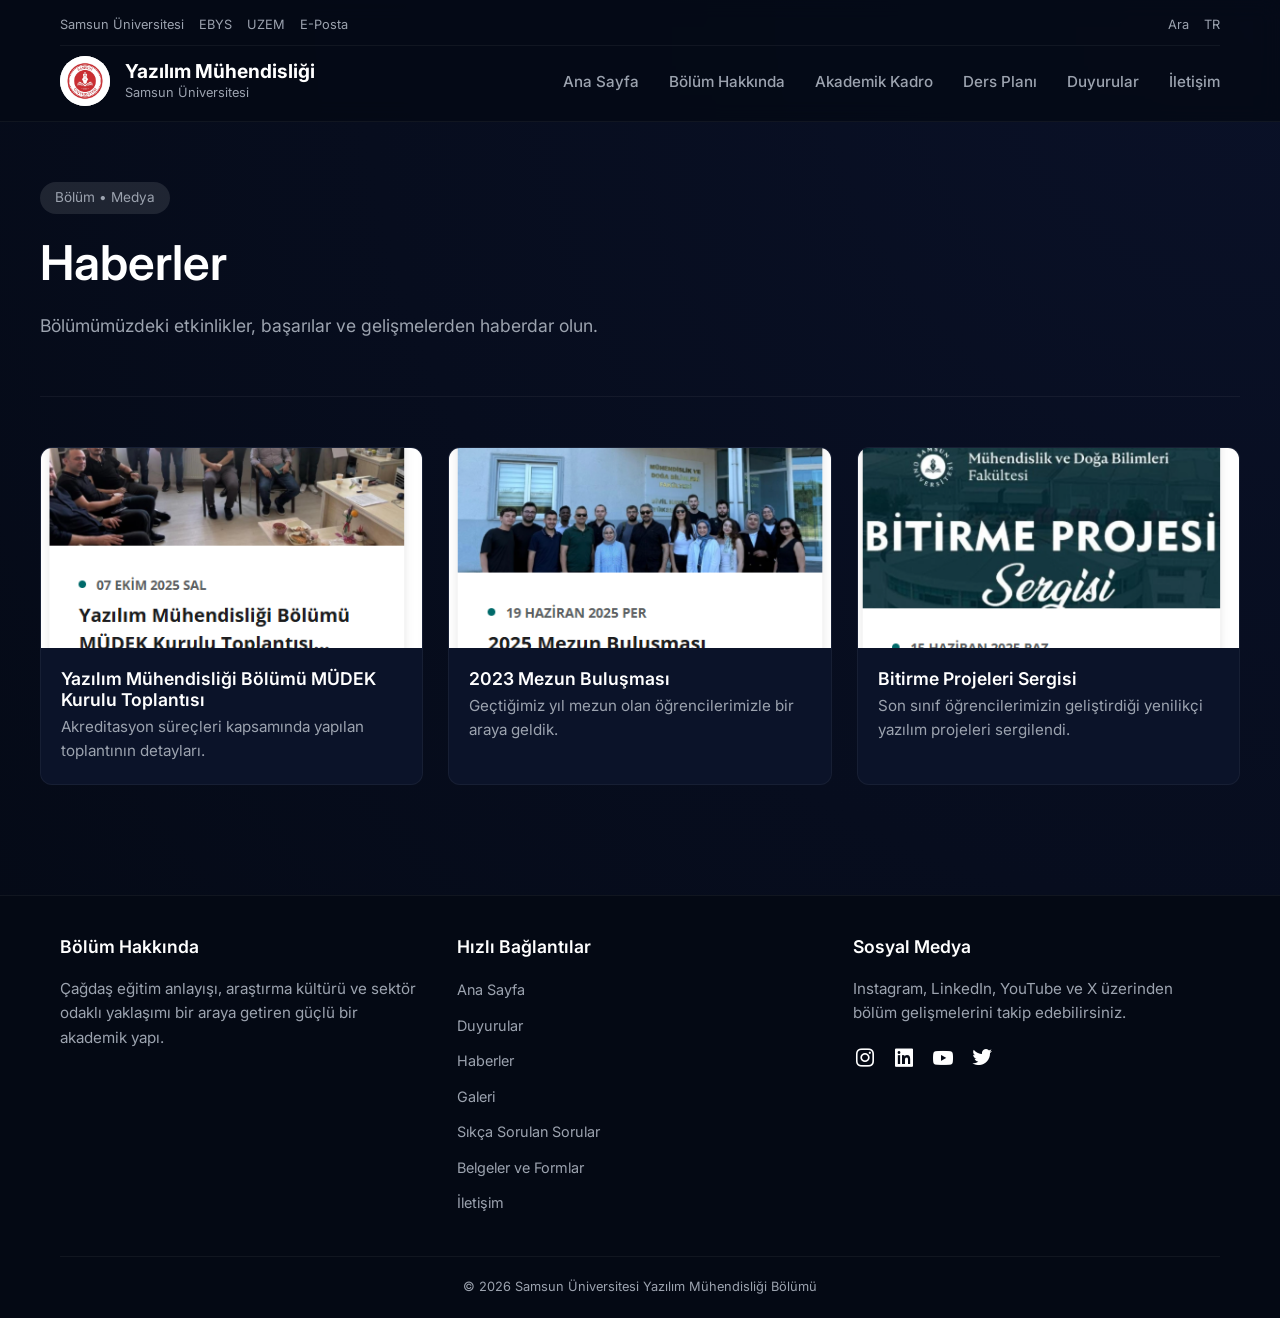
<file: haberler.html>
<!DOCTYPE html>
<html lang="tr">

<head>
    <meta charset="UTF-8">
    <meta name="viewport" content="width=device-width, initial-scale=1.0">
    <title>Haberler - Samsun Üniversitesi</title>
    <link rel="stylesheet" href="css/style.css">
    <link href='https://unpkg.com/boxicons@2.1.4/css/boxicons.min.css' rel='stylesheet'>
    <style>
        .news-card {
            padding: 0;
            overflow: hidden;
        }

        .news-img {
            width: 100%;
            height: 200px;
            object-fit: cover;
        }

        .news-content {
            padding: 20px;
        }
    </style>
</head>

<body>

    <!-- Header & Navigation -->
    <header>
        <div class="container">
            <div class="top-bar">
                <div class="top-bar-links">
                    <span>Samsun Üniversitesi</span>
                    <span>EBYS</span>
                    <span>UZEM</span>
                    <span>E-Posta</span>
                </div>
                <div class="top-bar-links">
                    <span>Ara</span>
                    <span>TR</span>
                </div>
            </div>
            <nav class="navbar">
                <a href="index.html" class="logo">
                    <div class="logo-img">
                        <img src="images/logo.jpg" alt="Samsun Üniversitesi"
                            style="border-radius: 50%; width: 100%; height: 100%; object-fit: cover;">
                    </div>
                    <div class="logo-text">
                        <span class="logo-title">Yazılım Mühendisliği</span>
                        <span class="logo-subtitle">Samsun Üniversitesi</span>
                    </div>
                </a>
                <ul class="nav-links">
                    <li><a href="index.html">Ana Sayfa</a></li>
                    <li><a href="about.html">Bölüm Hakkında</a></li>
                    <li><a href="staff.html">Akademik Kadro</a></li>
                    <li><a href="courses.html">Ders Planı</a></li>
                    <li><a href="duyurular.html">Duyurular</a></li>
                    <li><a href="iletisim.html">İletişim</a></li>
                </ul>
            </nav>
        </div>
    </header>

    <!-- Page Header -->
    <section class="page-header container">
        <span class="hero-tag">Bölüm • Medya</span>
        <h1 style="margin-bottom: 20px;">Haberler</h1>
        <p style="max-width: 600px; font-size: 1.1rem;">Bölümümüzdeki etkinlikler, başarılar ve gelişmelerden haberdar
            olun.</p>
    </section>

    <!-- Haberler Section -->
    <section class="section container" style="padding-top: 0;">
        <div class="card-grid">
            <div class="card news-card">
                <img src="images/mudek.png" alt="Toplantı" class="news-img">
                <div class="news-content">
                    <h4 class="list-title">Yazılım Mühendisliği Bölümü MÜDEK Kurulu Toplantısı</h4>
                    <p class="card-text">Akreditasyon süreçleri kapsamında yapılan toplantının detayları.</p>
                </div>
            </div>
            <div class="card news-card">
                <img src="images/Mezun.png" alt="Mezuniyet" class="news-img">
                <div class="news-content">
                    <h4 class="list-title">2023 Mezun Buluşması</h4>
                    <p class="card-text">Geçtiğimiz yıl mezun olan öğrencilerimizle bir araya geldik.</p>
                </div>
            </div>
            <div class="card news-card">
                <img src="images/bitirme.png" alt="Proje Sergisi" class="news-img">
                <div class="news-content">
                    <h4 class="list-title">Bitirme Projeleri Sergisi</h4>
                    <p class="card-text">Son sınıf öğrencilerimizin geliştirdiği yenilikçi yazılım projeleri sergilendi.
                    </p>
                </div>
            </div>
        </div>
    </section>

    <!-- Footer -->
    <footer>
        <div class="container">
            <div class="footer-grid">
                <div class="footer-col">
                    <h4>Bölüm Hakkında</h4>
                    <p class="card-text">Çağdaş eğitim anlayışı, araştırma kültürü ve sektör odaklı yaklaşımı bir araya
                        getiren güçlü bir akademik yapı.</p>
                </div>
                <div class="footer-col">
                    <h4>Hızlı Bağlantılar</h4>
                    <ul class="footer-links">
                        <li><a href="index.html">Ana Sayfa</a></li>
                        <li><a href="duyurular.html">Duyurular</a></li>
                        <li><a href="haberler.html">Haberler</a></li>
                        <li><a href="galeri.html">Galeri</a></li>
                        <li><a href="sss.html">Sıkça Sorulan Sorular</a></li>
                        <li><a href="belgeler.html">Belgeler ve Formlar</a></li>
                        <li><a href="iletisim.html">İletişim</a></li>
                    </ul>
                </div>
                <div class="footer-col">
                    <h4>Sosyal Medya</h4>
                    <p class="card-text" style="margin-bottom: 15px;">Instagram, LinkedIn, YouTube ve X üzerinden bölüm
                        gelişmelerini takip edebilirsiniz.</p>
                    <div style="display: flex; gap: 15px;">
                        <a href="#" style="font-size: 1.5rem;"><i class='bx bxl-instagram'></i></a>
                        <a href="#" style="font-size: 1.5rem;"><i class='bx bxl-linkedin-square'></i></a>
                        <a href="#" style="font-size: 1.5rem;"><i class='bx bxl-youtube'></i></a>
                        <a href="#" style="font-size: 1.5rem;"><i class='bx bxl-twitter'></i></a>
                    </div>
                </div>
            </div>
            <div class="footer-bottom">
                &copy; 2026 Samsun Üniversitesi Yazılım Mühendisliği Bölümü
            </div>
        </div>
    </footer>

</body>

</html>
</file>
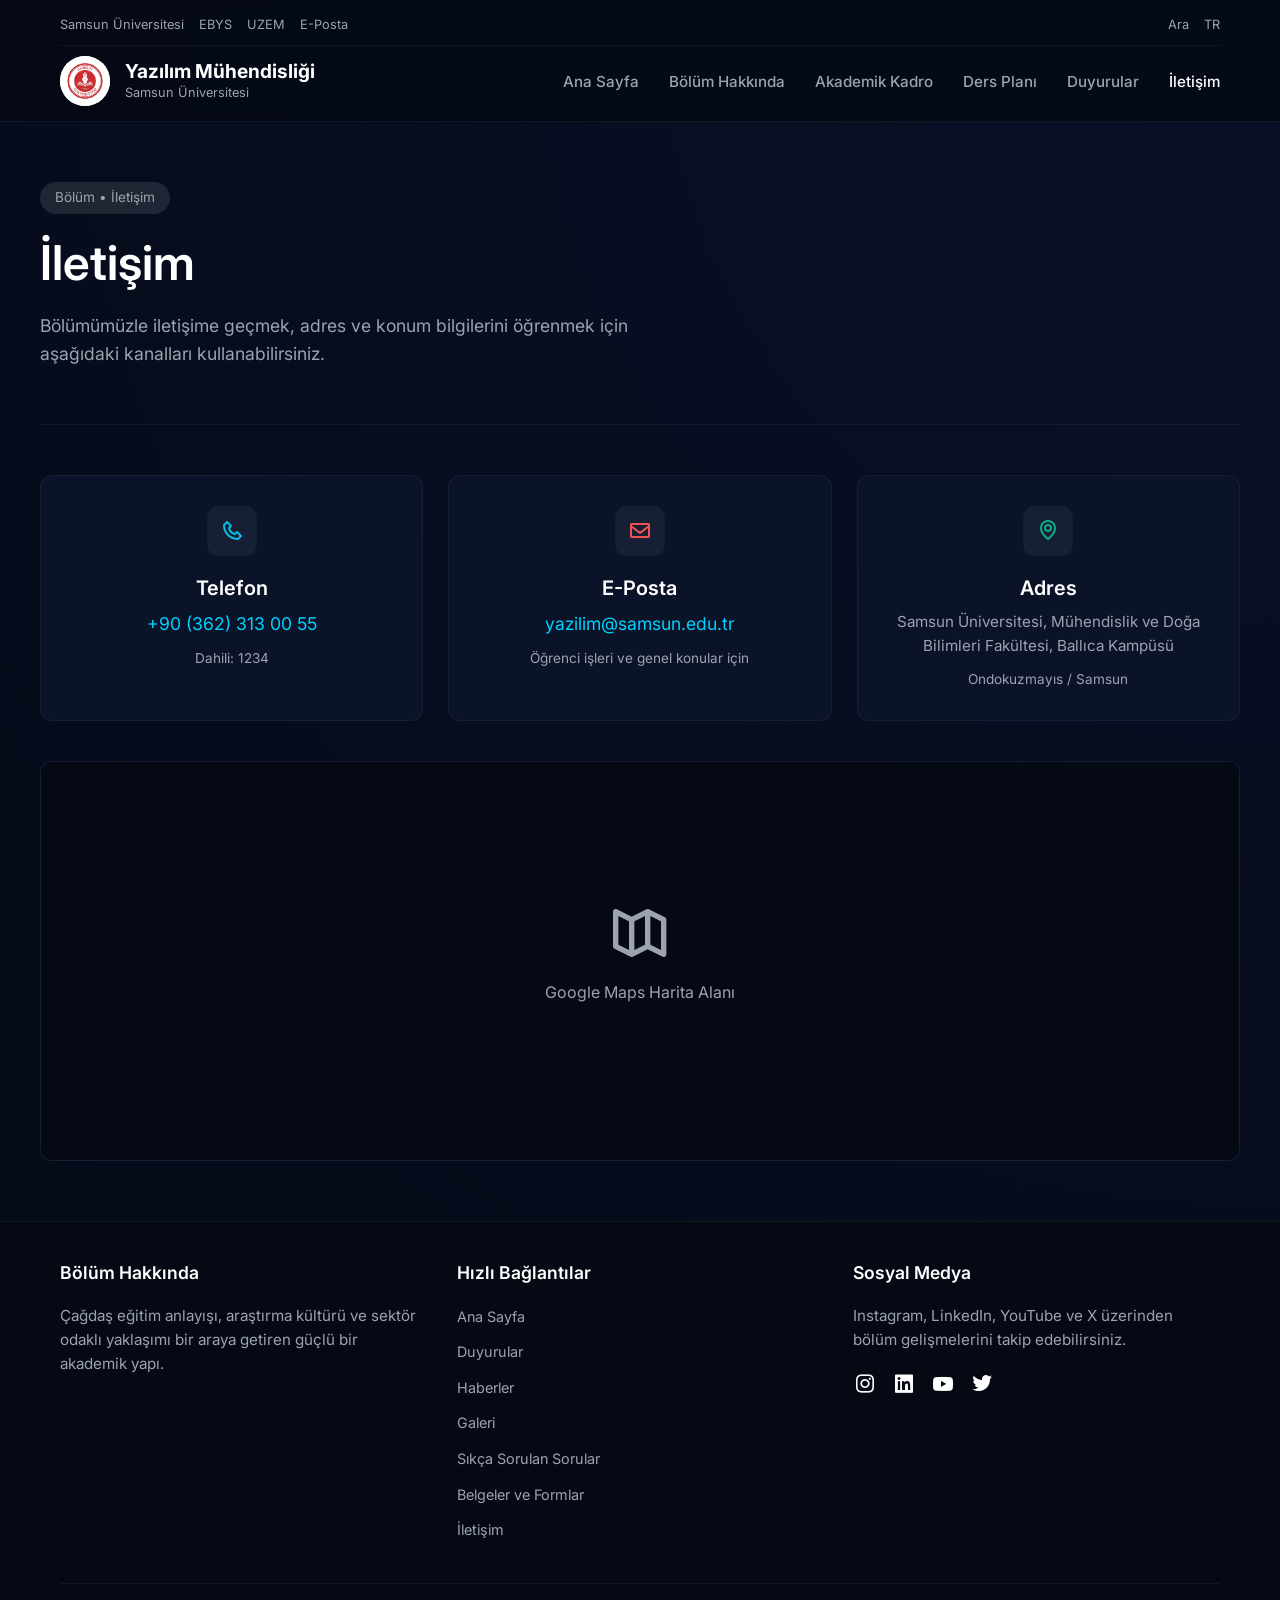
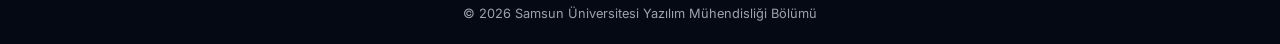
<file: iletisim.html>
<!DOCTYPE html>
<html lang="tr">

<head>
    <meta charset="UTF-8">
    <meta name="viewport" content="width=device-width, initial-scale=1.0">
    <title>İletişim - Samsun Üniversitesi</title>
    <link rel="stylesheet" href="css/style.css">
    <link href='https://unpkg.com/boxicons@2.1.4/css/boxicons.min.css' rel='stylesheet'>
</head>

<body>

    <!-- Header & Navigation -->
    <header>
        <div class="container">
            <div class="top-bar">
                <div class="top-bar-links">
                    <span>Samsun Üniversitesi</span>
                    <span>EBYS</span>
                    <span>UZEM</span>
                    <span>E-Posta</span>
                </div>
                <div class="top-bar-links">
                    <span>Ara</span>
                    <span>TR</span>
                </div>
            </div>
            <nav class="navbar">
                <a href="index.html" class="logo">
                    <div class="logo-img">
                        <img src="images/logo.jpg" alt="Samsun Üniversitesi"
                            style="border-radius: 50%; width: 100%; height: 100%; object-fit: cover;">
                    </div>
                    <div class="logo-text">
                        <span class="logo-title">Yazılım Mühendisliği</span>
                        <span class="logo-subtitle">Samsun Üniversitesi</span>
                    </div>
                </a>
                <ul class="nav-links">
                    <li><a href="index.html">Ana Sayfa</a></li>
                    <li><a href="about.html">Bölüm Hakkında</a></li>
                    <li><a href="staff.html">Akademik Kadro</a></li>
                    <li><a href="courses.html">Ders Planı</a></li>
                    <li><a href="duyurular.html">Duyurular</a></li>
                    <li><a href="iletisim.html" class="active">İletişim</a></li>
                </ul>
            </nav>
        </div>
    </header>

    <!-- Page Header -->
    <section class="page-header container">
        <span class="hero-tag">Bölüm • İletişim</span>
        <h1 style="margin-bottom: 20px;">İletişim</h1>
        <p style="max-width: 600px; font-size: 1.1rem;">Bölümümüzle iletişime geçmek, adres ve konum bilgilerini
            öğrenmek için aşağıdaki kanalları kullanabilirsiniz.</p>
    </section>

    <!-- İletişim Content -->
    <section class="section container" style="padding-top: 0;">
        <div class="card-grid" style="margin-bottom: 40px;">
            <div class="card" style="text-align: center;">
                <div class="card-icon" style="margin: 0 auto 20px auto;"><i class='bx bx-phone'
                        style="color: #0abde3;"></i></div>
                <h3 class="card-title">Telefon</h3>
                <p class="card-text text-accent" style="font-size: 1.1rem;">+90 (362) 313 00 55</p>
                <p class="card-text" style="font-size: 0.85rem; margin-top: 10px;">Dahili: 1234</p>
            </div>

            <div class="card" style="text-align: center;">
                <div class="card-icon" style="margin: 0 auto 20px auto;"><i class='bx bx-envelope'
                        style="color: #ee5253;"></i></div>
                <h3 class="card-title">E-Posta</h3>
                <p class="card-text text-accent" style="font-size: 1.1rem;">yazilim@samsun.edu.tr</p>
                <p class="card-text" style="font-size: 0.85rem; margin-top: 10px;">Öğrenci işleri ve genel konular için
                </p>
            </div>

            <div class="card" style="text-align: center;">
                <div class="card-icon" style="margin: 0 auto 20px auto;"><i class='bx bx-map'
                        style="color: #10ac84;"></i></div>
                <h3 class="card-title">Adres</h3>
                <p class="card-text">Samsun Üniversitesi, Mühendislik ve Doğa Bilimleri Fakültesi, Ballıca Kampüsü</p>
                <p class="card-text" style="font-size: 0.85rem; margin-top: 10px;">Ondokuzmayıs / Samsun</p>
            </div>
        </div>

        <div class="card" style="padding: 0; overflow: hidden; height: 400px; border: 1px solid var(--card-border);">
            <!-- Harita Placeholder -->
            <div
                style="width: 100%; height: 100%; display: flex; align-items: center; justify-content: center; background-color: var(--bg-color); flex-direction: column; gap: 15px;">
                <i class='bx bx-map-alt' style="font-size: 4rem; color: var(--text-secondary);"></i>
                <p style="color: var(--text-secondary);">Google Maps Harita Alanı</p>
            </div>
        </div>
    </section>

    <!-- Footer -->
    <footer>
        <div class="container">
            <div class="footer-grid">
                <div class="footer-col">
                    <h4>Bölüm Hakkında</h4>
                    <p class="card-text">Çağdaş eğitim anlayışı, araştırma kültürü ve sektör odaklı yaklaşımı bir araya
                        getiren güçlü bir akademik yapı.</p>
                </div>
                <div class="footer-col">
                    <h4>Hızlı Bağlantılar</h4>
                    <ul class="footer-links">
                        <li><a href="index.html">Ana Sayfa</a></li>
                        <li><a href="duyurular.html">Duyurular</a></li>
                        <li><a href="haberler.html">Haberler</a></li>
                        <li><a href="galeri.html">Galeri</a></li>
                        <li><a href="sss.html">Sıkça Sorulan Sorular</a></li>
                        <li><a href="belgeler.html">Belgeler ve Formlar</a></li>
                        <li><a href="iletisim.html">İletişim</a></li>
                    </ul>
                </div>
                <div class="footer-col">
                    <h4>Sosyal Medya</h4>
                    <p class="card-text" style="margin-bottom: 15px;">Instagram, LinkedIn, YouTube ve X üzerinden bölüm
                        gelişmelerini takip edebilirsiniz.</p>
                    <div style="display: flex; gap: 15px;">
                        <a href="#" style="font-size: 1.5rem;"><i class='bx bxl-instagram'></i></a>
                        <a href="#" style="font-size: 1.5rem;"><i class='bx bxl-linkedin-square'></i></a>
                        <a href="#" style="font-size: 1.5rem;"><i class='bx bxl-youtube'></i></a>
                        <a href="#" style="font-size: 1.5rem;"><i class='bx bxl-twitter'></i></a>
                    </div>
                </div>
            </div>
            <div class="footer-bottom">
                &copy; 2026 Samsun Üniversitesi Yazılım Mühendisliği Bölümü
            </div>
        </div>
    </footer>

</body>

</html>
</file>
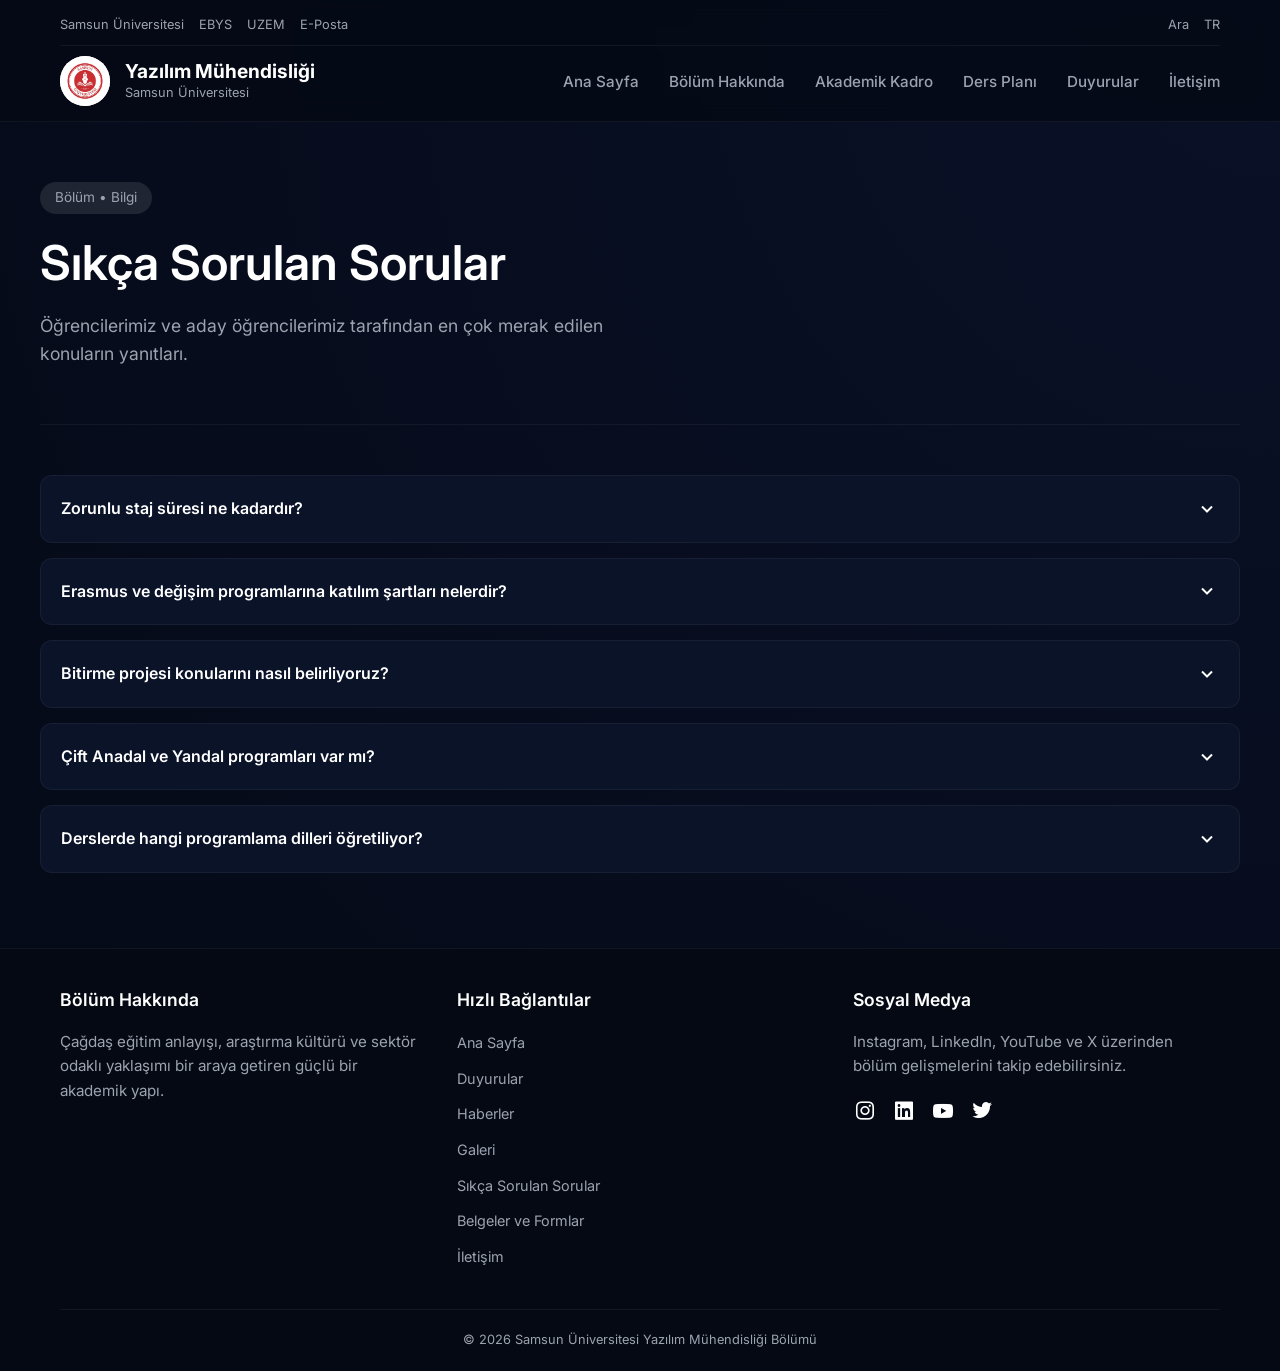
<file: sss.html>
<!DOCTYPE html>
<html lang="tr">

<head>
    <meta charset="UTF-8">
    <meta name="viewport" content="width=device-width, initial-scale=1.0">
    <title>Sıkça Sorulan Sorular - Samsun Üniversitesi</title>
    <link rel="stylesheet" href="css/style.css">
    <link href='https://unpkg.com/boxicons@2.1.4/css/boxicons.min.css' rel='stylesheet'>
    <style>
        .faq-item {
            background-color: var(--card-bg);
            border: 1px solid var(--card-border);
            border-radius: var(--border-radius);
            margin-bottom: 15px;
            padding: 20px;
            cursor: pointer;
        }

        .faq-question {
            font-weight: 600;
            display: flex;
            justify-content: space-between;
            align-items: center;
        }
    </style>
</head>

<body>

    <!-- Header & Navigation -->
    <header>
        <div class="container">
            <div class="top-bar">
                <div class="top-bar-links">
                    <span>Samsun Üniversitesi</span>
                    <span>EBYS</span>
                    <span>UZEM</span>
                    <span>E-Posta</span>
                </div>
                <div class="top-bar-links">
                    <span>Ara</span>
                    <span>TR</span>
                </div>
            </div>
            <nav class="navbar">
                <a href="index.html" class="logo">
                    <div class="logo-img">
                        <img src="images/logo.jpg" alt="Samsun Üniversitesi"
                            style="border-radius: 50%; width: 100%; height: 100%; object-fit: cover;">
                    </div>
                    <div class="logo-text">
                        <span class="logo-title">Yazılım Mühendisliği</span>
                        <span class="logo-subtitle">Samsun Üniversitesi</span>
                    </div>
                </a>
                <ul class="nav-links">
                    <li><a href="index.html">Ana Sayfa</a></li>
                    <li><a href="about.html">Bölüm Hakkında</a></li>
                    <li><a href="staff.html">Akademik Kadro</a></li>
                    <li><a href="courses.html">Ders Planı</a></li>
                    <li><a href="duyurular.html">Duyurular</a></li>
                    <li><a href="iletisim.html">İletişim</a></li>
                </ul>
            </nav>
        </div>
    </header>

    <!-- Page Header -->
    <section class="page-header container">
        <span class="hero-tag">Bölüm • Bilgi</span>
        <h1 style="margin-bottom: 20px;">Sıkça Sorulan Sorular</h1>
        <p style="max-width: 600px; font-size: 1.1rem;">Öğrencilerimiz ve aday öğrencilerimiz tarafından en çok merak
            edilen konuların yanıtları.</p>
    </section>

    <!-- SSS Section -->
    <section class="section container" style="padding-top: 0;">
        <div class="faq-list">
            <div class="faq-item">
                <div class="faq-question">
                    Zorunlu staj süresi ne kadardır?
                    <i class='bx bx-chevron-down' style="font-size: 1.5rem;"></i>
                </div>
            </div>
            <div class="faq-item">
                <div class="faq-question">
                    Erasmus ve değişim programlarına katılım şartları nelerdir?
                    <i class='bx bx-chevron-down' style="font-size: 1.5rem;"></i>
                </div>
            </div>
            <div class="faq-item">
                <div class="faq-question">
                    Bitirme projesi konularını nasıl belirliyoruz?
                    <i class='bx bx-chevron-down' style="font-size: 1.5rem;"></i>
                </div>
            </div>
            <div class="faq-item">
                <div class="faq-question">
                    Çift Anadal ve Yandal programları var mı?
                    <i class='bx bx-chevron-down' style="font-size: 1.5rem;"></i>
                </div>
            </div>
            <div class="faq-item">
                <div class="faq-question">
                    Derslerde hangi programlama dilleri öğretiliyor?
                    <i class='bx bx-chevron-down' style="font-size: 1.5rem;"></i>
                </div>
            </div>
        </div>
    </section>

    <!-- Footer -->
    <footer>
        <div class="container">
            <div class="footer-grid">
                <div class="footer-col">
                    <h4>Bölüm Hakkında</h4>
                    <p class="card-text">Çağdaş eğitim anlayışı, araştırma kültürü ve sektör odaklı yaklaşımı bir araya
                        getiren güçlü bir akademik yapı.</p>
                </div>
                <div class="footer-col">
                    <h4>Hızlı Bağlantılar</h4>
                    <ul class="footer-links">
                        <li><a href="index.html">Ana Sayfa</a></li>
                        <li><a href="duyurular.html">Duyurular</a></li>
                        <li><a href="haberler.html">Haberler</a></li>
                        <li><a href="galeri.html">Galeri</a></li>
                        <li><a href="sss.html">Sıkça Sorulan Sorular</a></li>
                        <li><a href="belgeler.html">Belgeler ve Formlar</a></li>
                        <li><a href="iletisim.html">İletişim</a></li>
                    </ul>
                </div>
                <div class="footer-col">
                    <h4>Sosyal Medya</h4>
                    <p class="card-text" style="margin-bottom: 15px;">Instagram, LinkedIn, YouTube ve X üzerinden bölüm
                        gelişmelerini takip edebilirsiniz.</p>
                    <div style="display: flex; gap: 15px;">
                        <a href="#" style="font-size: 1.5rem;"><i class='bx bxl-instagram'></i></a>
                        <a href="#" style="font-size: 1.5rem;"><i class='bx bxl-linkedin-square'></i></a>
                        <a href="#" style="font-size: 1.5rem;"><i class='bx bxl-youtube'></i></a>
                        <a href="#" style="font-size: 1.5rem;"><i class='bx bxl-twitter'></i></a>
                    </div>
                </div>
            </div>
            <div class="footer-bottom">
                &copy; 2026 Samsun Üniversitesi Yazılım Mühendisliği Bölümü
            </div>
        </div>
    </footer>

</body>

</html>
</file>
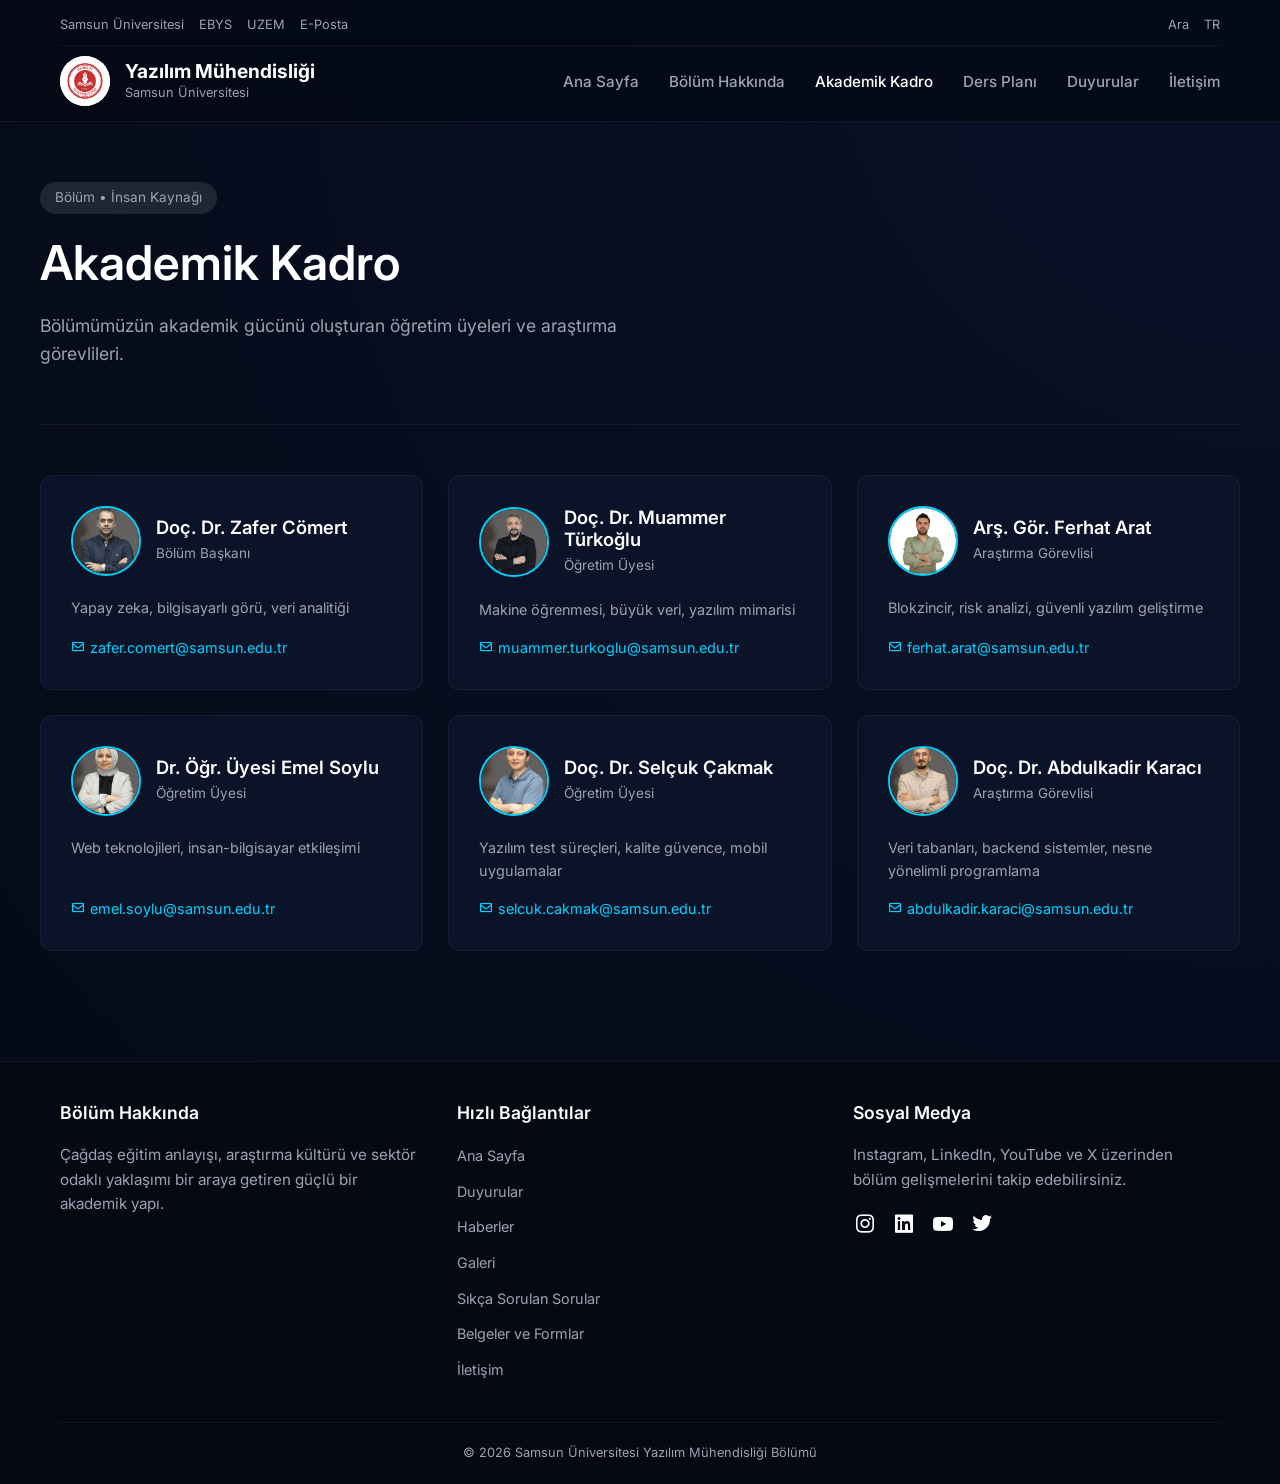
<file: staff.html>
<!DOCTYPE html>
<html lang="tr">

<head>
    <meta charset="UTF-8">
    <meta name="viewport" content="width=device-width, initial-scale=1.0">
    <title>Akademik Kadro - Samsun Üniversitesi</title>
    <link rel="stylesheet" href="css/style.css">
    <link href='https://unpkg.com/boxicons@2.1.4/css/boxicons.min.css' rel='stylesheet'>
    <style>
        .staff-card {
            display: flex;
            flex-direction: column;
        }

        .staff-header {
            display: flex;
            align-items: center;
            gap: 15px;
            margin-bottom: 20px;
        }

        .staff-img {
            width: 70px;
            height: 70px;
            border-radius: 50%;
            object-fit: cover;
            border: 2px solid var(--accent-color);
            background-color: var(--card-border);
        }

        .staff-info {
            flex: 1;
        }

        .staff-name {
            font-size: 1.15rem;
            margin-bottom: 2px;
            color: var(--text-primary);
        }

        .staff-title {
            font-size: 0.85rem;
            color: var(--text-secondary);
        }

        .staff-areas {
            font-size: 0.9rem;
            color: var(--text-secondary);
            margin-bottom: 15px;
            flex-grow: 1;
        }

        .staff-email {
            font-size: 0.9rem;
            color: var(--accent-color);
            text-decoration: none;
            display: inline-flex;
            align-items: center;
            gap: 5px;
        }

        .staff-email:hover {
            color: var(--accent-hover);
            text-decoration: underline;
        }
    </style>
</head>

<body>

    <!-- Header & Navigation -->
    <header>
        <div class="container">
            <div class="top-bar">
                <div class="top-bar-links">
                    <span>Samsun Üniversitesi</span>
                    <span>EBYS</span>
                    <span>UZEM</span>
                    <span>E-Posta</span>
                </div>
                <div class="top-bar-links">
                    <span>Ara</span>
                    <span>TR</span>
                </div>
            </div>
            <nav class="navbar">
                <a href="index.html" class="logo">
                    <div class="logo-img">
                        <img src="images/logo.jpg" alt="Samsun Üniversitesi"
                            style="border-radius: 50%; width: 100%; height: 100%; object-fit: cover;">
                    </div>
                    <div class="logo-text">
                        <span class="logo-title">Yazılım Mühendisliği</span>
                        <span class="logo-subtitle">Samsun Üniversitesi</span>
                    </div>
                </a>
                <ul class="nav-links">
                    <li><a href="index.html">Ana Sayfa</a></li>
                    <li><a href="about.html">Bölüm Hakkında</a></li>
                    <li><a href="staff.html" class="active">Akademik Kadro</a></li>
                    <li><a href="courses.html">Ders Planı</a></li>
                    <li><a href="duyurular.html">Duyurular</a></li>
                    <li><a href="iletisim.html">İletişim</a></li>
                </ul>
            </nav>
        </div>
    </header>

    <!-- Page Header -->
    <section class="page-header container">
        <span class="hero-tag">Bölüm • İnsan Kaynağı</span>
        <h1 style="margin-bottom: 20px;">Akademik Kadro</h1>
        <p style="max-width: 600px; font-size: 1.1rem;">Bölümümüzün akademik gücünü oluşturan öğretim üyeleri ve
            araştırma görevlileri.</p>
    </section>

    <!-- Staff Cards -->
    <section class="section container" style="padding-top: 0;">
        <div class="card-grid">

            <!-- Doç. Dr. Zafer Cömert -->
            <div class="card staff-card">
                <div class="staff-header">
                    <img src="images/ZaferH.png" alt="Doç. Dr. Zafer Cömert" class="staff-img">
                    <div class="staff-info">
                        <h3 class="staff-name">Doç. Dr. Zafer Cömert</h3>
                        <span class="staff-title">Bölüm Başkanı</span>
                    </div>
                </div>
                <p class="staff-areas">Yapay zeka, bilgisayarlı görü, veri analitiği</p>
                <a href="mailto:zafer.comert@samsun.edu.tr" class="staff-email">
                    <i class='bx bx-envelope'></i> zafer.comert@samsun.edu.tr
                </a>
            </div>

            <!-- Doç. Dr. Muammer Türkoğlu -->
            <div class="card staff-card">
                <div class="staff-header">
                    <img src="images/MuammerH.png" alt="Doç. Dr. Muammer Türkoğlu" class="staff-img">
                    <div class="staff-info">
                        <h3 class="staff-name">Doç. Dr. Muammer Türkoğlu</h3>
                        <span class="staff-title">Öğretim Üyesi</span>
                    </div>
                </div>
                <p class="staff-areas">Makine öğrenmesi, büyük veri, yazılım mimarisi</p>
                <a href="mailto:muammer.turkoglu@samsun.edu.tr" class="staff-email">
                    <i class='bx bx-envelope'></i> muammer.turkoglu@samsun.edu.tr
                </a>
            </div>

            <!-- Arş. Gör. Ferhat Arat -->
            <div class="card staff-card">
                <div class="staff-header">
                    <img src="images/FerhatH.png" alt="Arş. Gör. Ferhat Arat" class="staff-img">
                    <div class="staff-info">
                        <h3 class="staff-name">Arş. Gör. Ferhat Arat</h3>
                        <span class="staff-title">Araştırma Görevlisi</span>
                    </div>
                </div>
                <p class="staff-areas">Blokzincir, risk analizi, güvenli yazılım geliştirme</p>
                <a href="mailto:ferhat.arat@samsun.edu.tr" class="staff-email">
                    <i class='bx bx-envelope'></i> ferhat.arat@samsun.edu.tr
                </a>
            </div>

            <!-- Dr. Öğr. Üyesi Emel Soylu -->
            <div class="card staff-card">
                <div class="staff-header">
                    <img src="images/EmelH.png" alt="Dr. Öğr. Üyesi Emel Soylu" class="staff-img">
                    <div class="staff-info">
                        <h3 class="staff-name">Dr. Öğr. Üyesi Emel Soylu</h3>
                        <span class="staff-title">Öğretim Üyesi</span>
                    </div>
                </div>
                <p class="staff-areas">Web teknolojileri, insan-bilgisayar etkileşimi</p>
                <a href="mailto:emel.soylu@samsun.edu.tr" class="staff-email">
                    <i class='bx bx-envelope'></i> emel.soylu@samsun.edu.tr
                </a>
            </div>

            <!-- Doç. Dr. Selçuk Çakmak -->
            <div class="card staff-card">
                <div class="staff-header">
                    <img src="images/SelcukH.png" alt="Doç. Dr. Selçuk Çakmak" class="staff-img">
                    <div class="staff-info">
                        <h3 class="staff-name">Doç. Dr. Selçuk Çakmak</h3>
                        <span class="staff-title">Öğretim Üyesi</span>
                    </div>
                </div>
                <p class="staff-areas">Yazılım test süreçleri, kalite güvence, mobil uygulamalar</p>
                <a href="mailto:selcuk.cakmak@samsun.edu.tr" class="staff-email">
                    <i class='bx bx-envelope'></i> selcuk.cakmak@samsun.edu.tr
                </a>
            </div>

            <!-- Doç. Dr. Abdulkadir Karacı -->
            <div class="card staff-card">
                <div class="staff-header">
                    <img src="images/KaraciH.png" alt="Doç. Dr. Abdulkadir Karacı" class="staff-img">
                    <div class="staff-info">
                        <h3 class="staff-name">Doç. Dr. Abdulkadir Karacı</h3>
                        <span class="staff-title">Araştırma Görevlisi</span>
                    </div>
                </div>
                <p class="staff-areas">Veri tabanları, backend sistemler, nesne yönelimli programlama</p>
                <a href="mailto:abdulkadir.karaci@samsun.edu.tr" class="staff-email">
                    <i class='bx bx-envelope'></i> abdulkadir.karaci@samsun.edu.tr
                </a>
            </div>

        </div>
    </section>

    <!-- Footer -->
    <footer>
        <div class="container">
            <div class="footer-grid">
                <div class="footer-col">
                    <h4>Bölüm Hakkında</h4>
                    <p class="card-text">Çağdaş eğitim anlayışı, araştırma kültürü ve sektör odaklı yaklaşımı bir araya
                        getiren güçlü bir akademik yapı.</p>
                </div>
                <div class="footer-col">
                    <h4>Hızlı Bağlantılar</h4>
                    <ul class="footer-links">
                        <li><a href="index.html">Ana Sayfa</a></li>
                        <li><a href="duyurular.html">Duyurular</a></li>
                        <li><a href="haberler.html">Haberler</a></li>
                        <li><a href="galeri.html">Galeri</a></li>
                        <li><a href="sss.html">Sıkça Sorulan Sorular</a></li>
                        <li><a href="belgeler.html">Belgeler ve Formlar</a></li>
                        <li><a href="iletisim.html">İletişim</a></li>
                    </ul>
                </div>
                <div class="footer-col">
                    <h4>Sosyal Medya</h4>
                    <p class="card-text" style="margin-bottom: 15px;">Instagram, LinkedIn, YouTube ve X üzerinden bölüm
                        gelişmelerini takip edebilirsiniz.</p>
                    <div style="display: flex; gap: 15px;">
                        <a href="#" style="font-size: 1.5rem;"><i class='bx bxl-instagram'></i></a>
                        <a href="#" style="font-size: 1.5rem;"><i class='bx bxl-linkedin-square'></i></a>
                        <a href="#" style="font-size: 1.5rem;"><i class='bx bxl-youtube'></i></a>
                        <a href="#" style="font-size: 1.5rem;"><i class='bx bxl-twitter'></i></a>
                    </div>
                </div>
            </div>
            <div class="footer-bottom">
                &copy; 2026 Samsun Üniversitesi Yazılım Mühendisliği Bölümü
            </div>
        </div>
    </footer>

</body>

</html>
</file>
<file: css/style.css>
@import url('https://fonts.googleapis.com/css2?family=Inter:wght@300;400;500;600;700&display=swap');

:root {
  /* Colors */
  --bg-color: #040914;
  --bg-gradient: radial-gradient(circle at top right, #0a1128, #040914);
  --card-bg: #0b1329;
  --card-border: rgba(255, 255, 255, 0.05);
  --text-primary: #ffffff;
  --text-secondary: #9ca3af;
  --accent-color: #00d2ff;
  --accent-hover: #00a8cc;
  --navbar-bg: rgba(4, 9, 20, 0.8);
  
  /* Layout */
  --max-width: 1200px;
  --border-radius: 12px;
  --transition: all 0.3s ease;
}

* {
  margin: 0;
  padding: 0;
  box-sizing: border-box;
}

body {
  font-family: 'Inter', sans-serif;
  background-color: var(--bg-color);
  background-image: var(--bg-gradient);
  color: var(--text-primary);
  line-height: 1.6;
  min-height: 100vh;
  display: flex;
  flex-direction: column;
}

a {
  text-decoration: none;
  color: inherit;
  transition: var(--transition);
}

img {
  max-width: 100%;
  height: auto;
  display: block;
}

.container {
  max-width: var(--max-width);
  margin: 0 auto;
  padding: 0 20px;
  width: 100%;
}

/* Typography */
h1, h2, h3, h4, h5, h6 {
  font-weight: 600;
  line-height: 1.2;
}

h1 {
  font-size: 3rem;
  margin-bottom: 1rem;
}

h2 {
  font-size: 2rem;
  margin-bottom: 1.5rem;
}

h3 {
  font-size: 1.5rem;
  margin-bottom: 1rem;
}

p {
  color: var(--text-secondary);
  margin-bottom: 1rem;
}

/* Header & Navbar */
header {
  position: sticky;
  top: 0;
  z-index: 100;
  background-color: var(--navbar-bg);
  backdrop-filter: blur(10px);
  -webkit-backdrop-filter: blur(10px);
  border-bottom: 1px solid var(--card-border);
  padding: 15px 0;
}

.navbar {
  display: flex;
  justify-content: space-between;
  align-items: center;
}

.logo {
  display: flex;
  align-items: center;
  gap: 15px;
}

.logo-img {
  width: 50px;
  height: 50px;
  background-color: #fff;
  border-radius: 50%;
  display: flex;
  align-items: center;
  justify-content: center;
  font-weight: bold;
  color: var(--bg-color);
  object-fit: cover;
}

.logo-text {
  display: flex;
  flex-direction: column;
}

.logo-title {
  font-size: 1.2rem;
  font-weight: 700;
  line-height: 1.2;
}

.logo-subtitle {
  font-size: 0.8rem;
  color: var(--text-secondary);
}

.nav-links {
  display: flex;
  gap: 30px;
  list-style: none;
}

.nav-links a {
  font-size: 0.95rem;
  font-weight: 500;
  color: var(--text-secondary);
}

.nav-links a:hover, .nav-links a.active {
  color: var(--text-primary);
}

.top-bar {
  display: flex;
  justify-content: space-between;
  font-size: 0.8rem;
  color: var(--text-secondary);
  padding-bottom: 10px;
  margin-bottom: 10px;
  border-bottom: 1px solid var(--card-border);
}

.top-bar-links {
  display: flex;
  gap: 15px;
}

/* Button */
.btn {
  display: inline-block;
  padding: 10px 24px;
  border-radius: 50px;
  font-weight: 500;
  text-align: center;
  cursor: pointer;
  border: 1px solid transparent;
}

.btn-primary {
  background-color: var(--accent-color);
  color: #000;
  box-shadow: 0 4px 15px rgba(0, 210, 255, 0.3);
}

.btn-primary:hover {
  background-color: var(--accent-hover);
  transform: translateY(-2px);
}

.btn-outline {
  background-color: transparent;
  color: var(--text-primary);
  border-color: var(--card-border);
}

.btn-outline:hover {
  background-color: rgba(255, 255, 255, 0.05);
  border-color: var(--text-secondary);
}

/* Hero Section */
.hero {
  padding: 80px 0;
  display: flex;
  align-items: center;
  gap: 50px;
}

.hero-content {
  flex: 1;
}

.hero-tag {
  display: inline-block;
  padding: 5px 15px;
  background-color: rgba(255, 255, 255, 0.1);
  border-radius: 50px;
  font-size: 0.85rem;
  margin-bottom: 20px;
  color: var(--text-secondary);
}

.hero-image {
  flex: 1;
  position: relative;
}

.hero-image img {
  width: 100%;
  border-radius: var(--border-radius);
  box-shadow: 0 20px 50px rgba(0, 0, 0, 0.5);
  border: 1px solid var(--card-border);
}

.hero-actions {
  display: flex;
  gap: 15px;
  margin-top: 30px;
}

/* Cards */
.card-grid {
  display: grid;
  grid-template-columns: repeat(auto-fill, minmax(300px, 1fr));
  gap: 25px;
  margin-bottom: 50px;
}

.card {
  background-color: var(--card-bg);
  border: 1px solid var(--card-border);
  border-radius: var(--border-radius);
  padding: 30px;
  transition: var(--transition);
  position: relative;
  overflow: hidden;
}

.card:hover {
  transform: translateY(-5px);
  border-color: rgba(255, 255, 255, 0.15);
  box-shadow: 0 10px 30px rgba(0, 0, 0, 0.3);
}

.card-icon {
  width: 50px;
  height: 50px;
  background-color: rgba(255, 255, 255, 0.05);
  border-radius: 12px;
  display: flex;
  align-items: center;
  justify-content: center;
  margin-bottom: 20px;
  font-size: 1.5rem;
}

.card-title {
  font-size: 1.25rem;
  margin-bottom: 10px;
  color: var(--text-primary);
}

.card-text {
  font-size: 0.95rem;
  color: var(--text-secondary);
  margin-bottom: 0;
}

/* Section Common */
.section {
  padding: 60px 0;
}

.section-header {
  margin-bottom: 40px;
}

.section-title {
  font-size: 1.8rem;
  margin-bottom: 10px;
}

.section-subtitle {
  color: var(--text-secondary);
  font-size: 1rem;
}

/* List Items in Cards (like news) */
.list-group {
  display: flex;
  flex-direction: column;
  gap: 20px;
}

.list-item {
  border-bottom: 1px solid var(--card-border);
  padding-bottom: 20px;
}

.list-item:last-child {
  border-bottom: none;
  padding-bottom: 0;
}

.list-date {
  display: inline-block;
  font-size: 0.75rem;
  padding: 3px 10px;
  background-color: rgba(0, 210, 255, 0.1);
  color: var(--accent-color);
  border-radius: 20px;
  margin-bottom: 10px;
}

.list-title {
  font-size: 1.1rem;
  margin-bottom: 5px;
  font-weight: 600;
}

/* Footer */
footer {
  margin-top: auto;
  border-top: 1px solid var(--card-border);
  padding: 40px 0 20px;
  background-color: var(--bg-color);
}

.footer-grid {
  display: grid;
  grid-template-columns: repeat(auto-fit, minmax(200px, 1fr));
  gap: 30px;
  margin-bottom: 40px;
}

.footer-col h4 {
  font-size: 1.1rem;
  margin-bottom: 20px;
}

.footer-links {
  list-style: none;
  display: flex;
  flex-direction: column;
  gap: 10px;
}

.footer-links a {
  color: var(--text-secondary);
  font-size: 0.9rem;
}

.footer-links a:hover {
  color: var(--accent-color);
}

.footer-bottom {
  text-align: center;
  padding-top: 20px;
  border-top: 1px solid var(--card-border);
  font-size: 0.8rem;
  color: var(--text-secondary);
}

/* Page Headers for subpages */
.page-header {
  padding: 60px 0 40px;
  border-bottom: 1px solid var(--card-border);
  margin-bottom: 50px;
}

/* Utility */
.flex-between {
  display: flex;
  justify-content: space-between;
  align-items: center;
}

.text-accent {
  color: var(--accent-color);
}

/* Placeholder adjustments */
.placeholder-img {
  background-color: var(--card-bg);
  border: 1px dashed var(--card-border);
  display: flex;
  align-items: center;
  justify-content: center;
  color: var(--text-secondary);
  border-radius: var(--border-radius);
}

/* Responsive */
@media (max-width: 768px) {
  .hero {
    flex-direction: column;
    padding: 40px 0;
  }
  
  .nav-links {
    display: none; /* In a real app we would add a hamburger menu */
  }
  
  h1 {
    font-size: 2.2rem;
  }
  
  .card-grid {
    grid-template-columns: 1fr;
  }
}
</file>
